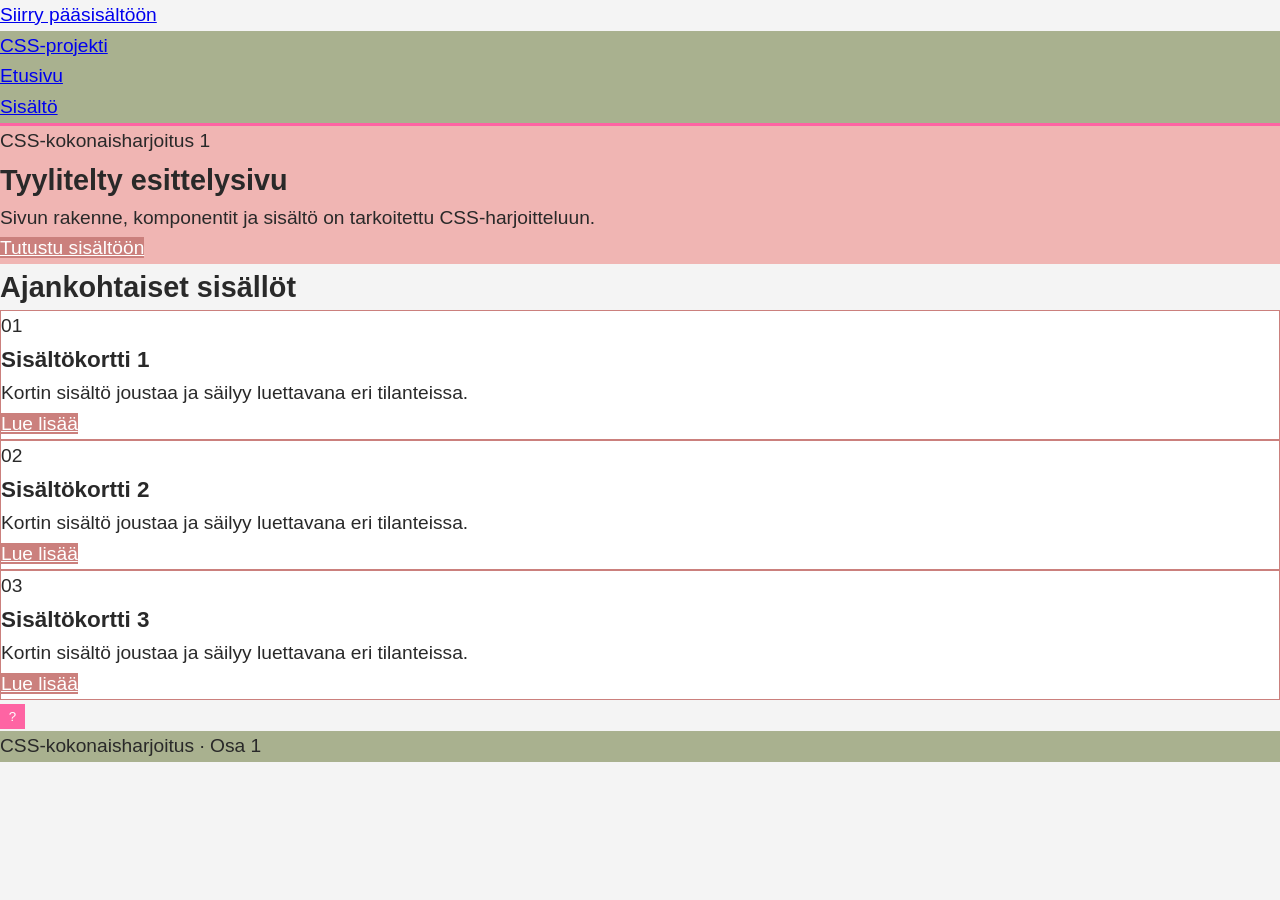
<file: CSS-aloitustiedostot-Osat1-20/osa1-css-kokonaisharjoitus/index.html>
<!DOCTYPE html>
<html lang="fi">

<head>
  <meta charset="UTF-8">
  <meta name="viewport" content="width=device-width, initial-scale=1.0">
  <title>Tyylitelty esittelysivu</title>
  <link rel="stylesheet" href="css/styles.css">
</head>

<body>
  <a class="skip-link" href="#main-content">Siirry pääsisältöön</a>
  
  <header class="site-header" id="top">
    <a class="brand" href="index.html">CSS-projekti</a>
    <nav aria-label="Päänavigaatio">
      <ul class="nav-list">
        <li><a href="index.html" aria-current="page">Etusivu</a></li>
        <li><a href="#cards">Sisältö</a></li>
      </ul>
    </nav>
  </header>
 
  <main id="main-content">
    
    <section class="hero">
      <p class="eyebrow">CSS-kokonaisharjoitus 1</p>
      <h1>Tyylitelty esittelysivu</h1>
      <p class="hero__lead">Sivun rakenne, komponentit ja sisältö on tarkoitettu CSS-harjoitteluun.</p>
      <a class="button button--primary" href="#cards">Tutustu sisältöön</a>
    </section>
    
    <section class="content-section" id="cards">
      
      <h2>Ajankohtaiset sisällöt</h2>
      
      <div class="card-list">
        
        <article class="card">
          <span class="card__badge">01</span>
          <h3 class="card__title">Sisältökortti 1</h3>
          <p class="card__text">Kortin sisältö joustaa ja säilyy luettavana eri tilanteissa.</p>
          <a class="button" href="#">Lue lisää</a>
        </article>
       
        <article class="card card--featured">
          <span class="card__badge">02</span>
          <h3 class="card__title">Sisältökortti 2</h3>
          <p class="card__text">Kortin sisältö joustaa ja säilyy luettavana eri tilanteissa.</p>
          <a class="button" href="#">Lue lisää</a>
        </article>
       
        <article class="card">
          <span class="card__badge">03</span>
          <h3 class="card__title">Sisältökortti 3</h3>
          <p class="card__text">Kortin sisältö joustaa ja säilyy luettavana eri tilanteissa.</p>
          <a class="button" href="#">Lue lisää</a>
        </article>
      
      </div>
    </section>
  </main>
  
  <button class="help-button" type="button" aria-label="Avaa ohje">?</button>
  
  <footer class="site-footer">
    <p>CSS-kokonaisharjoitus · Osa 1</p>
  </footer>
</body>

</html>
</file>
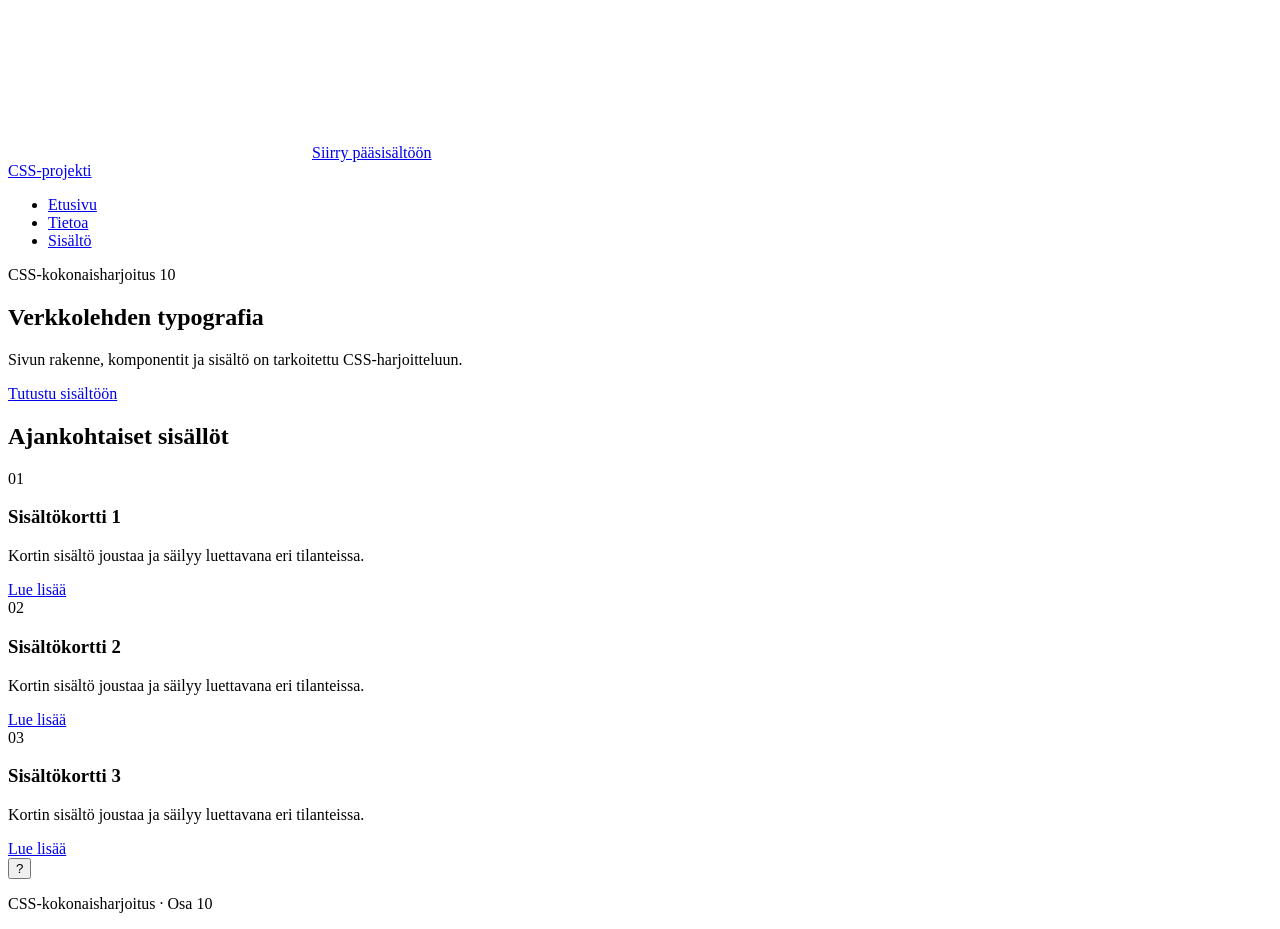
<file: CSS-aloitustiedostot-Osat1-20/osa10-css-kokonaisharjoitus/index.html>
<!DOCTYPE html>
<html lang="fi">
<head>
  <meta charset="UTF-8">
  <meta name="viewport" content="width=device-width, initial-scale=1.0">
  <title>Verkkolehden typografia</title>
  <link rel="stylesheet" href="css/styles.css">
</head>
<body>
  <svg></svg>
  <a class="skip-link" href="#main-content">Siirry pääsisältöön</a>
  <header class="site-header" id="top">
    <a class="brand" href="index.html">CSS-projekti</a>
    <nav aria-label="Päänavigaatio">
      <ul class="nav-list">
        <li><a href="index.html" aria-current="page">Etusivu</a></li>
        <li><a href="pages/tietoa.html">Tietoa</a></li>
        <li><a href="#cards">Sisältö</a></li>
        
      </ul>
    </nav>
  </header>
  <main id="main-content">
    <section class="hero">
      <p class="eyebrow">CSS-kokonaisharjoitus 10</p>
      <h1>Verkkolehden typografia</h1>
      <p class="hero__lead">Sivun rakenne, komponentit ja sisältö on tarkoitettu CSS-harjoitteluun.</p>
      <a class="button button--primary" href="#cards">Tutustu sisältöön</a>
    </section>
    <section class="content-section" id="cards">
      <h2>Ajankohtaiset sisällöt</h2>
      <div class="card-list">
      <article class="card">
        <span class="card__badge">01</span>
        <h3 class="card__title">Sisältökortti 1</h3>
        <p class="card__text">Kortin sisältö joustaa ja säilyy luettavana eri tilanteissa.</p>
        <a class="button" href="#">Lue lisää</a>
      </article>
      <article class="card card--featured">
        <span class="card__badge">02</span>
        <h3 class="card__title">Sisältökortti 2</h3>
        <p class="card__text">Kortin sisältö joustaa ja säilyy luettavana eri tilanteissa.</p>
        <a class="button" href="#">Lue lisää</a>
      </article>
      <article class="card">
        <span class="card__badge">03</span>
        <h3 class="card__title">Sisältökortti 3</h3>
        <p class="card__text">Kortin sisältö joustaa ja säilyy luettavana eri tilanteissa.</p>
        <a class="button" href="#">Lue lisää</a>
      </article>
      </div>
    </section>
  </main>
  <button class="help-button" type="button" aria-label="Avaa ohje">?</button>
  <footer class="site-footer"><p>CSS-kokonaisharjoitus · Osa 10</p></footer>
</body>
</html>
</file>
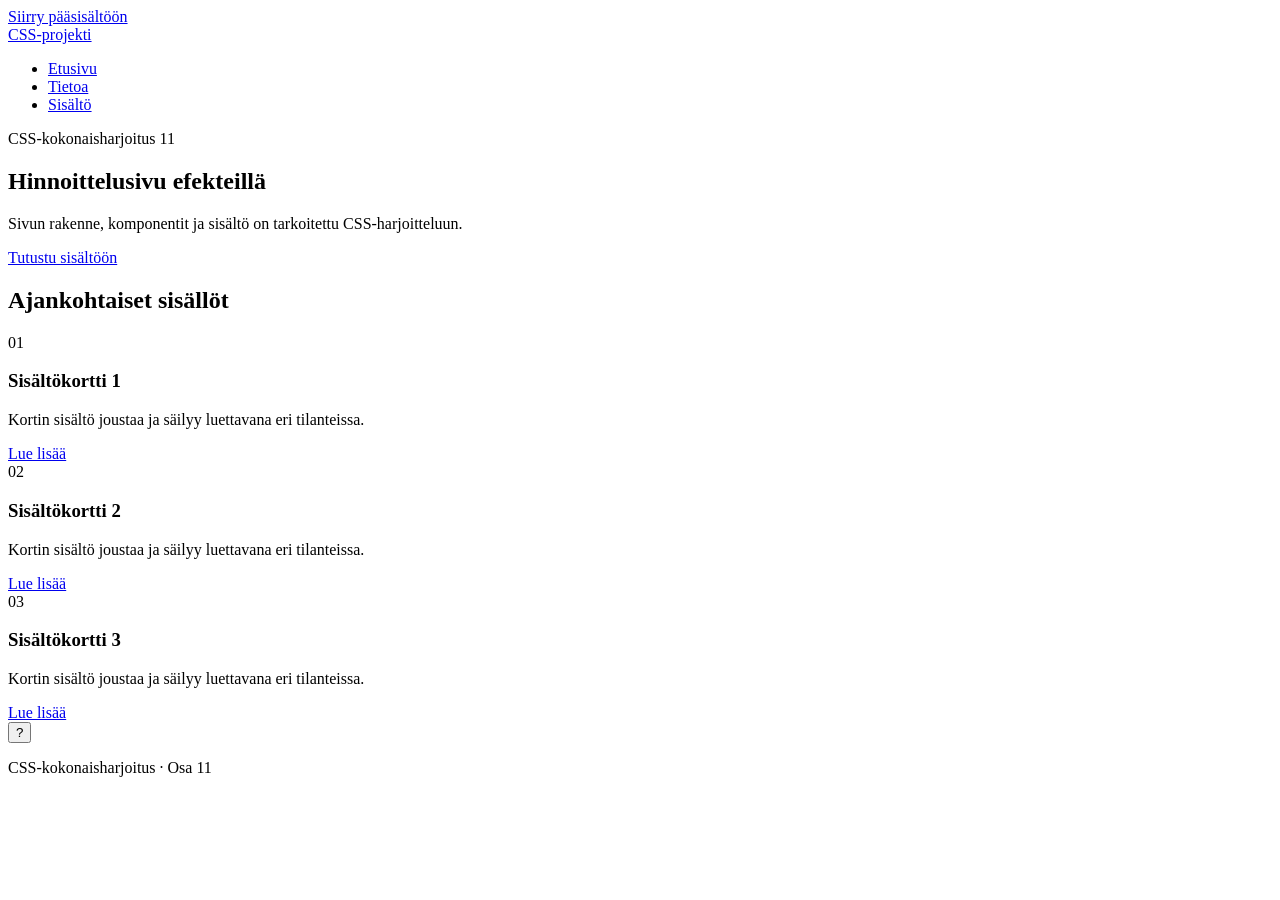
<file: CSS-aloitustiedostot-Osat1-20/osa11-css-kokonaisharjoitus/index.html>
<!DOCTYPE html>
<html lang="fi">
<head>
  <meta charset="UTF-8">
  <meta name="viewport" content="width=device-width, initial-scale=1.0">
  <title>Hinnoittelusivu efekteillä</title>
  <link rel="stylesheet" href="css/styles.css">
</head>
<body>
  <a class="skip-link" href="#main-content">Siirry pääsisältöön</a>
  <header class="site-header" id="top">
    <a class="brand" href="index.html">CSS-projekti</a>
    <nav aria-label="Päänavigaatio">
      <ul class="nav-list">
        <li><a href="index.html" aria-current="page">Etusivu</a></li>
        <li><a href="pages/tietoa.html">Tietoa</a></li>
        <li><a href="#cards">Sisältö</a></li>
      </ul>
    </nav>
  </header>
  <main id="main-content">
    <section class="hero">
      <p class="eyebrow">CSS-kokonaisharjoitus 11</p>
      <h1>Hinnoittelusivu efekteillä</h1>
      <p class="hero__lead">Sivun rakenne, komponentit ja sisältö on tarkoitettu CSS-harjoitteluun.</p>
      <a class="button button--primary" href="#cards">Tutustu sisältöön</a>
    </section>
    <section class="content-section" id="cards">
      <h2>Ajankohtaiset sisällöt</h2>
      <div class="card-list">
      <article class="card">
        <span class="card__badge">01</span>
        <h3 class="card__title">Sisältökortti 1</h3>
        <p class="card__text">Kortin sisältö joustaa ja säilyy luettavana eri tilanteissa.</p>
        <a class="button" href="#">Lue lisää</a>
      </article>
      <article class="card card--featured">
        <span class="card__badge">02</span>
        <h3 class="card__title">Sisältökortti 2</h3>
        <p class="card__text">Kortin sisältö joustaa ja säilyy luettavana eri tilanteissa.</p>
        <a class="button" href="#">Lue lisää</a>
      </article>
      <article class="card">
        <span class="card__badge">03</span>
        <h3 class="card__title">Sisältökortti 3</h3>
        <p class="card__text">Kortin sisältö joustaa ja säilyy luettavana eri tilanteissa.</p>
        <a class="button" href="#">Lue lisää</a>
      </article>
      </div>
    </section>
  </main>
  <button class="help-button" type="button" aria-label="Avaa ohje">?</button>
  <footer class="site-footer"><p>CSS-kokonaisharjoitus · Osa 11</p></footer>
</body>
</html>
</file>
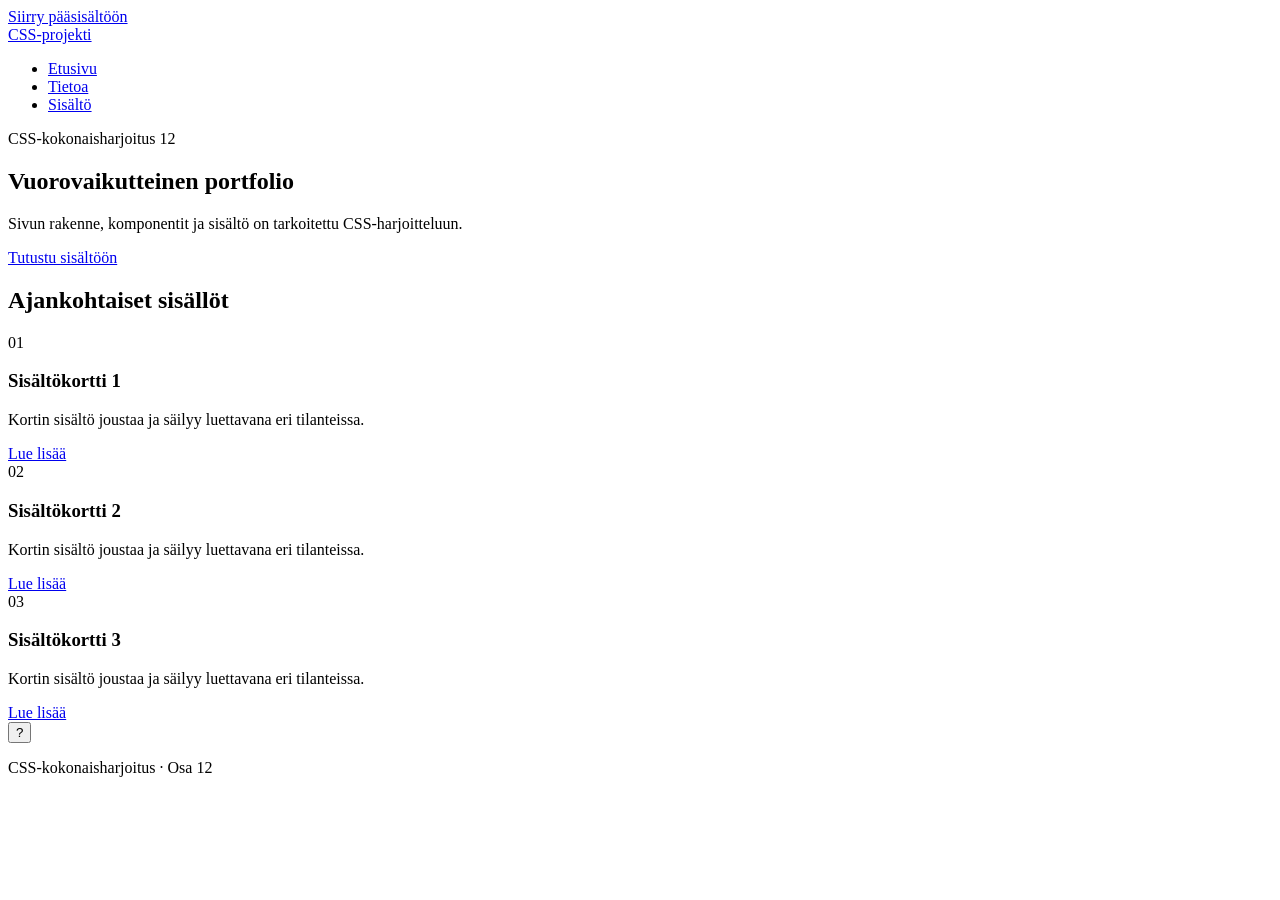
<file: CSS-aloitustiedostot-Osat1-20/osa12-css-kokonaisharjoitus/index.html>
<!DOCTYPE html>
<html lang="fi">
<head>
  <meta charset="UTF-8">
  <meta name="viewport" content="width=device-width, initial-scale=1.0">
  <title>Vuorovaikutteinen portfolio</title>
  <link rel="stylesheet" href="css/styles.css">
</head>
<body>
  <a class="skip-link" href="#main-content">Siirry pääsisältöön</a>
  <header class="site-header" id="top">
    <a class="brand" href="index.html">CSS-projekti</a>
    <nav aria-label="Päänavigaatio">
      <ul class="nav-list">
        <li><a href="index.html" aria-current="page">Etusivu</a></li>
        <li><a href="pages/tietoa.html">Tietoa</a></li>
        <li><a href="#cards">Sisältö</a></li>
        
      </ul>
    </nav>
  </header>
  <main id="main-content">
    <section class="hero">
      <p class="eyebrow">CSS-kokonaisharjoitus 12</p>
      <h1>Vuorovaikutteinen portfolio</h1>
      <p class="hero__lead">Sivun rakenne, komponentit ja sisältö on tarkoitettu CSS-harjoitteluun.</p>
      <a class="button button--primary" href="#cards">Tutustu sisältöön</a>
    </section>
    <section class="content-section" id="cards">
      <h2>Ajankohtaiset sisällöt</h2>
      <div class="card-list">
      <article class="card">
        <span class="card__badge">01</span>
        <h3 class="card__title">Sisältökortti 1</h3>
        <p class="card__text">Kortin sisältö joustaa ja säilyy luettavana eri tilanteissa.</p>
        <a class="button" href="#">Lue lisää</a>
      </article>
      <article class="card card--featured">
        <span class="card__badge">02</span>
        <h3 class="card__title">Sisältökortti 2</h3>
        <p class="card__text">Kortin sisältö joustaa ja säilyy luettavana eri tilanteissa.</p>
        <a class="button" href="#">Lue lisää</a>
      </article>
      <article class="card">
        <span class="card__badge">03</span>
        <h3 class="card__title">Sisältökortti 3</h3>
        <p class="card__text">Kortin sisältö joustaa ja säilyy luettavana eri tilanteissa.</p>
        <a class="button" href="#">Lue lisää</a>
      </article>
      </div>
    </section>
  </main>
  <button class="help-button" type="button" aria-label="Avaa ohje">?</button>
  <footer class="site-footer"><p>CSS-kokonaisharjoitus · Osa 12</p></footer>
</body>
</html>
</file>
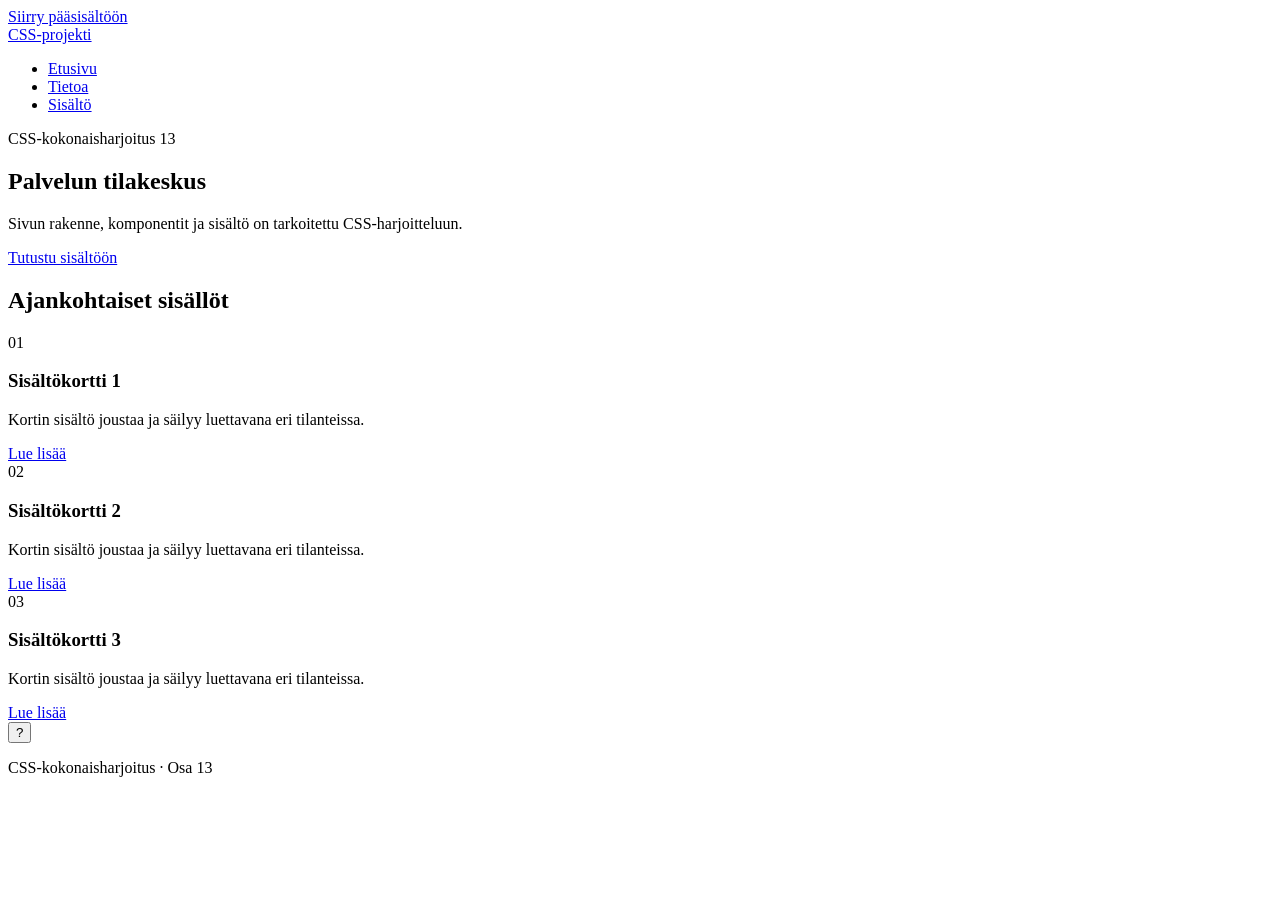
<file: CSS-aloitustiedostot-Osat1-20/osa13-css-kokonaisharjoitus/index.html>
<!DOCTYPE html>
<html lang="fi">
<head>
  <meta charset="UTF-8">
  <meta name="viewport" content="width=device-width, initial-scale=1.0">
  <title>Palvelun tilakeskus</title>
  <link rel="stylesheet" href="css/styles.css">
</head>
<body>
  <a class="skip-link" href="#main-content">Siirry pääsisältöön</a>
  <header class="site-header" id="top">
    <a class="brand" href="index.html">CSS-projekti</a>
    <nav aria-label="Päänavigaatio">
      <ul class="nav-list">
        <li><a href="index.html" aria-current="page">Etusivu</a></li>
        <li><a href="pages/tietoa.html">Tietoa</a></li>
        <li><a href="#cards">Sisältö</a></li>
        
      </ul>
    </nav>
  </header>
  <main id="main-content">
    <section class="hero">
      <p class="eyebrow">CSS-kokonaisharjoitus 13</p>
      <h1>Palvelun tilakeskus</h1>
      <p class="hero__lead">Sivun rakenne, komponentit ja sisältö on tarkoitettu CSS-harjoitteluun.</p>
      <a class="button button--primary" href="#cards">Tutustu sisältöön</a>
    </section>
    <section class="content-section" id="cards">
      <h2>Ajankohtaiset sisällöt</h2>
      <div class="card-list">
      <article class="card">
        <span class="card__badge">01</span>
        <h3 class="card__title">Sisältökortti 1</h3>
        <p class="card__text">Kortin sisältö joustaa ja säilyy luettavana eri tilanteissa.</p>
        <a class="button" href="#">Lue lisää</a>
      </article>
      <article class="card card--featured">
        <span class="card__badge">02</span>
        <h3 class="card__title">Sisältökortti 2</h3>
        <p class="card__text">Kortin sisältö joustaa ja säilyy luettavana eri tilanteissa.</p>
        <a class="button" href="#">Lue lisää</a>
      </article>
      <article class="card">
        <span class="card__badge">03</span>
        <h3 class="card__title">Sisältökortti 3</h3>
        <p class="card__text">Kortin sisältö joustaa ja säilyy luettavana eri tilanteissa.</p>
        <a class="button" href="#">Lue lisää</a>
      </article>
      </div>
    </section>
  </main>
  <button class="help-button" type="button" aria-label="Avaa ohje">?</button>
  <footer class="site-footer"><p>CSS-kokonaisharjoitus · Osa 13</p></footer>
</body>
</html>
</file>
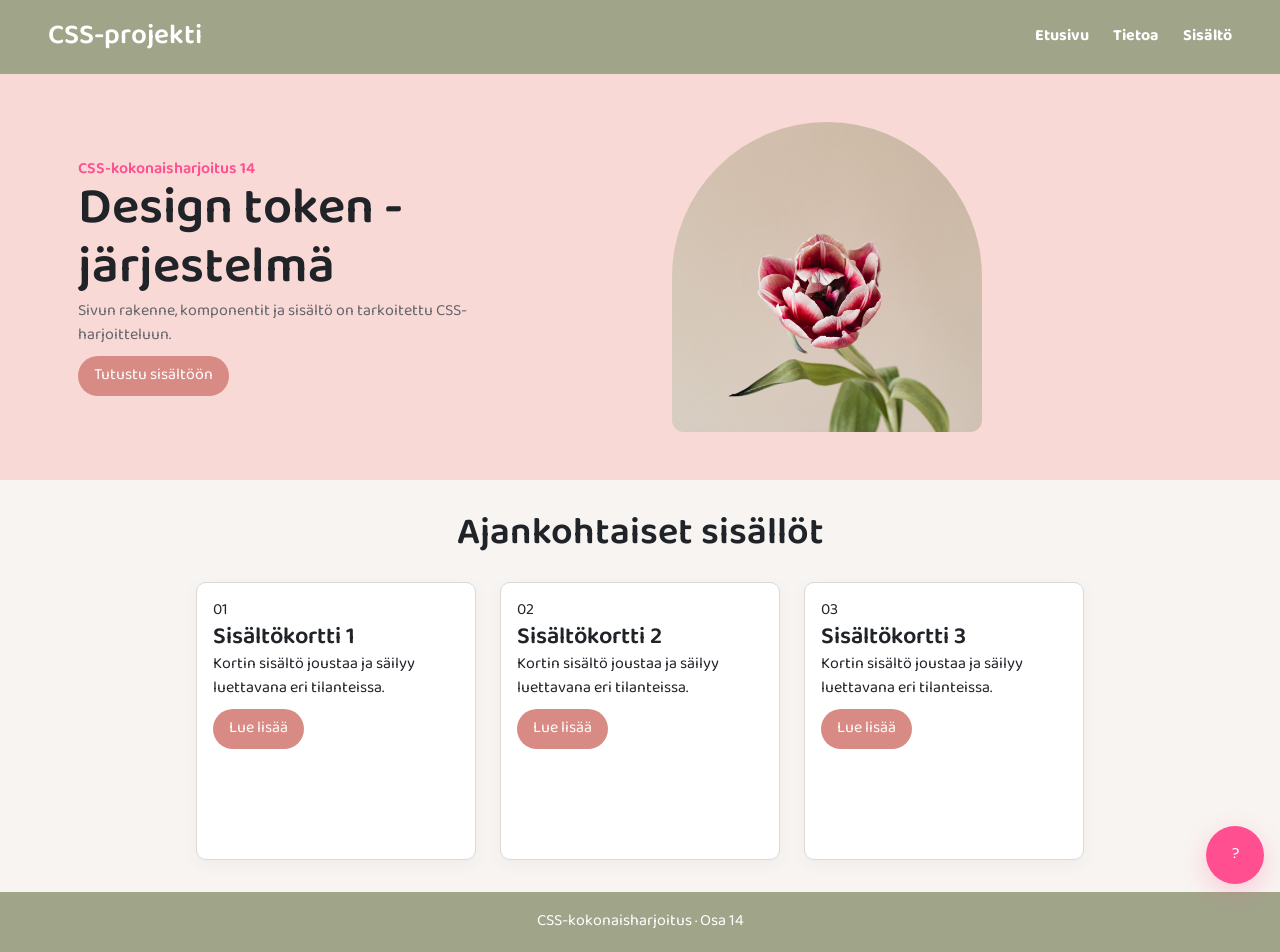
<file: CSS-aloitustiedostot-Osat1-20/osa14-css-kokonaisharjoitus/index.html>
<!DOCTYPE html>
<html lang="fi">
<head>
  <meta charset="UTF-8">
  <meta name="viewport" content="width=device-width, initial-scale=1.0">
  <title>Design token -järjestelmä</title>
  <link rel="stylesheet" href="css/styles.css">
</head>
<body>
  <a class="skip-link" href="#main-content">Siirry pääsisältöön</a>
  <header class="site-header" id="top">
    <a class="brand" href="index.html">CSS-projekti</a>
    <nav aria-label="Päänavigaatio">
      <ul class="nav-list">
        <li><a href="index.html" aria-current="page">Etusivu</a></li>
        <li><a href="pages/tietoa.html">Tietoa</a></li>
        <li><a href="#cards">Sisältö</a></li>
        
      </ul>
    </nav>
  </header>
  <main id="main-content">
    <section class="hero">
      <div>
      <p class="eyebrow">CSS-kokonaisharjoitus 14</p>
      <h1>Design token -järjestelmä</h1>
      <p class="hero-lead">Sivun rakenne, komponentit ja sisältö on tarkoitettu CSS-harjoitteluun.</p>
      <a class="button button-primary" href="#cards">Tutustu sisältöön</a>
      </div>
      <div>
        <img src="../image/pexels-karola-g-7291874.jpg" alt="A blurred photograph of a pink peony against a beige background." width="310">
      </div>
    </section>
    <section class="content-section" id="cards">
      <h2>Ajankohtaiset sisällöt</h2>
      <div class="card-list">
      <article class="card">
        <span class="card-badge">01</span>
        <h3 class="card-title">Sisältökortti 1</h3>
        <p class="card-text">Kortin sisältö joustaa ja säilyy luettavana eri tilanteissa.</p>
        <a class="button" href="#">Lue lisää</a>
      </article>
      <article class="card card-featured">
        <span class="card-badge">02</span>
        <h3 class="card-title">Sisältökortti 2</h3>
        <p class="card-text">Kortin sisältö joustaa ja säilyy luettavana eri tilanteissa.</p>
        <a class="button" href="#">Lue lisää</a>
      </article>
      <article class="card">
        <span class="card-badge">03</span>
        <h3 class="card-title">Sisältökortti 3</h3>
        <p class="card-text">Kortin sisältö joustaa ja säilyy luettavana eri tilanteissa.</p>
        <a class="button" href="#">Lue lisää</a>
      </article>
      </div>
    </section>
  </main>
  <button class="help-button" type="button" aria-label="Avaa ohje">?</button>
  <footer class="site-footer"><p>CSS-kokonaisharjoitus · Osa 14</p></footer>
</body>
</html>
</file>
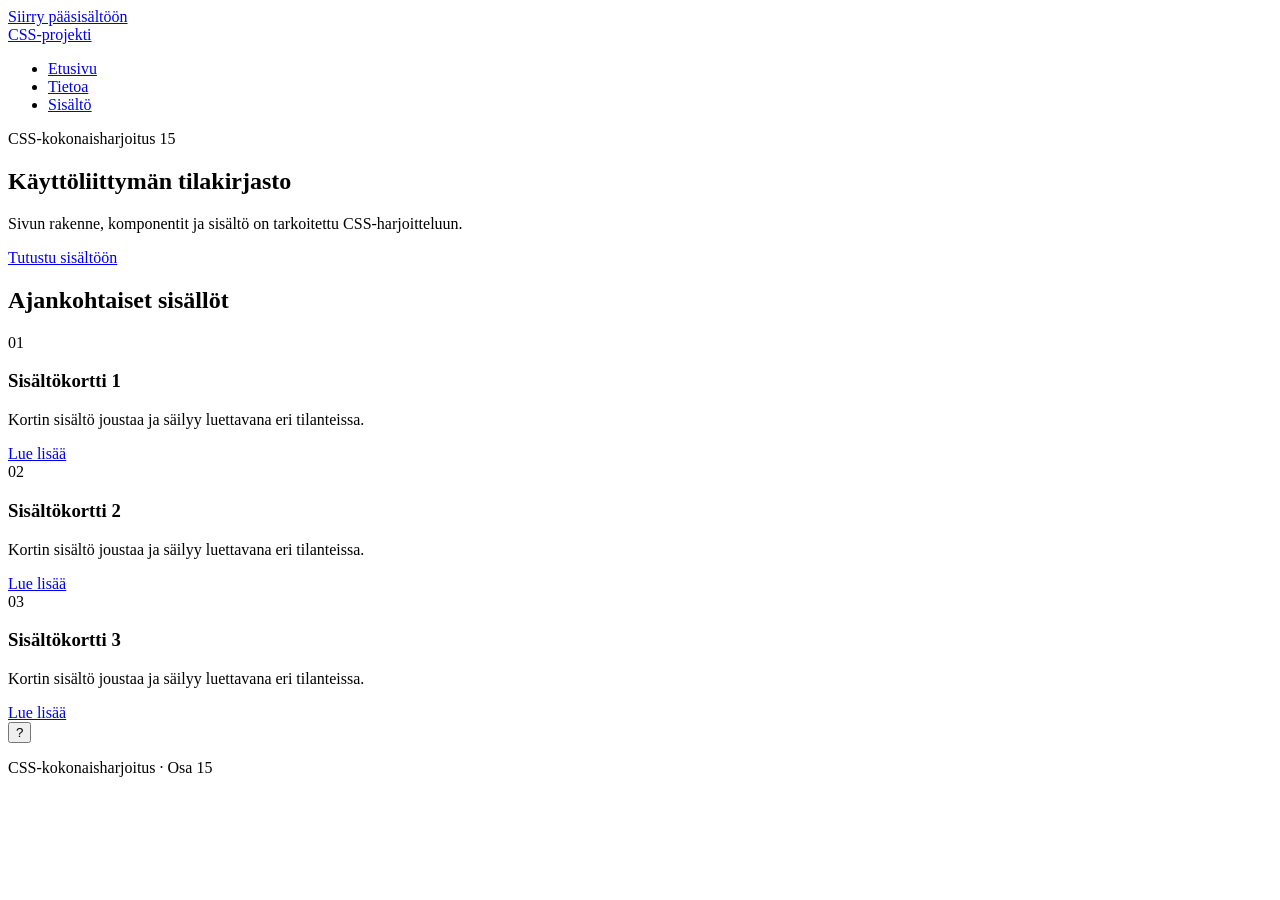
<file: CSS-aloitustiedostot-Osat1-20/osa15-css-kokonaisharjoitus/index.html>
<!DOCTYPE html>
<html lang="fi">
<head>
  <meta charset="UTF-8">
  <meta name="viewport" content="width=device-width, initial-scale=1.0">
  <title>Käyttöliittymän tilakirjasto</title>
  <link rel="stylesheet" href="css/styles.css">
</head>
<body>
  <a class="skip-link" href="#main-content">Siirry pääsisältöön</a>
  <header class="site-header" id="top">
    <a class="brand" href="index.html">CSS-projekti</a>
    <nav aria-label="Päänavigaatio">
      <ul class="nav-list">
        <li><a href="index.html" aria-current="page">Etusivu</a></li>
        <li><a href="pages/tietoa.html">Tietoa</a></li>
        <li><a href="#cards">Sisältö</a></li>
        
      </ul>
    </nav>
  </header>
  <main id="main-content">
    <section class="hero">
      <p class="eyebrow">CSS-kokonaisharjoitus 15</p>
      <h1>Käyttöliittymän tilakirjasto</h1>
      <p class="hero__lead">Sivun rakenne, komponentit ja sisältö on tarkoitettu CSS-harjoitteluun.</p>
      <a class="button button--primary" href="#cards">Tutustu sisältöön</a>
    </section>
    <section class="content-section" id="cards">
      <h2>Ajankohtaiset sisällöt</h2>
      <div class="card-list">
      <article class="card">
        <span class="card__badge">01</span>
        <h3 class="card__title">Sisältökortti 1</h3>
        <p class="card__text">Kortin sisältö joustaa ja säilyy luettavana eri tilanteissa.</p>
        <a class="button" href="#">Lue lisää</a>
      </article>
      <article class="card card--featured">
        <span class="card__badge">02</span>
        <h3 class="card__title">Sisältökortti 2</h3>
        <p class="card__text">Kortin sisältö joustaa ja säilyy luettavana eri tilanteissa.</p>
        <a class="button" href="#">Lue lisää</a>
      </article>
      <article class="card">
        <span class="card__badge">03</span>
        <h3 class="card__title">Sisältökortti 3</h3>
        <p class="card__text">Kortin sisältö joustaa ja säilyy luettavana eri tilanteissa.</p>
        <a class="button" href="#">Lue lisää</a>
      </article>
      </div>
    </section>
  </main>
  <button class="help-button" type="button" aria-label="Avaa ohje">?</button>
  <footer class="site-footer"><p>CSS-kokonaisharjoitus · Osa 15</p></footer>
</body>
</html>
</file>
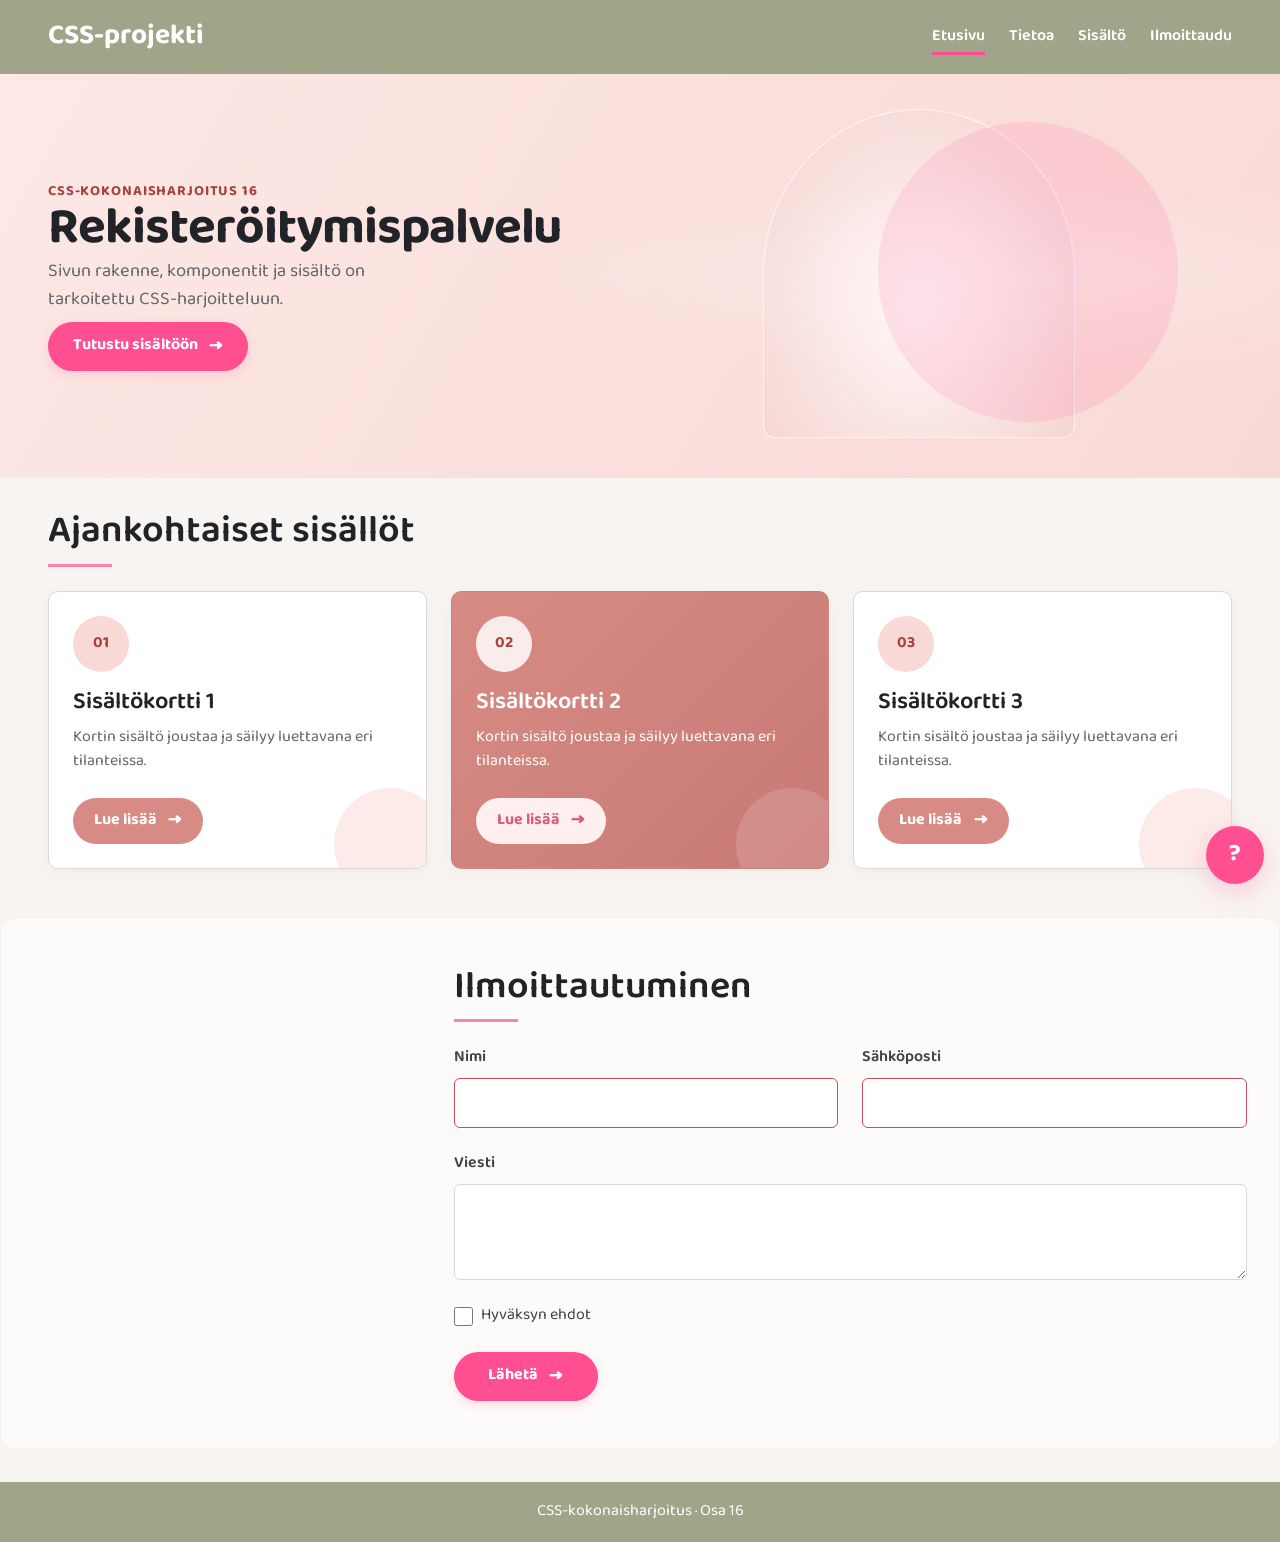
<file: CSS-aloitustiedostot-Osat1-20/osa16-css-kokonaisharjoitus/index.html>
<!DOCTYPE html>
<html lang="fi">
<head>
  <meta charset="UTF-8">
  <meta name="viewport" content="width=device-width, initial-scale=1.0">
  <title>Rekisteröitymispalvelu</title>
  <link rel="stylesheet" href="css/styles.css">
</head>
<body>
  <a class="skip-link" href="#main-content">Siirry pääsisältöön</a>
  <header class="site-header" id="top">
    <a class="brand" href="index.html">CSS-projekti</a>
    <nav aria-label="Päänavigaatio">
      <ul class="nav-list">
        <li><a href="index.html" aria-current="page">Etusivu</a></li>
        <li><a href="pages/tietoa.html">Tietoa</a></li>
        <li><a href="#cards">Sisältö</a></li>
        <li><a href="#registration">Ilmoittaudu</a></li>
      </ul>
    </nav>
  </header>
  <main id="main-content">
    <section class="hero">
      <div>
      <p class="eyebrow">CSS-kokonaisharjoitus 16</p>
      <h1>Rekisteröitymispalvelu</h1>
      <p class="hero__lead">Sivun rakenne, komponentit ja sisältö on tarkoitettu CSS-harjoitteluun.</p>
      <a class="button button--primary" href="#cards">Tutustu sisältöön</a>
      </div>
    </section>
    <section class="content-section" id="cards">
      <h2>Ajankohtaiset sisällöt</h2>
      <div class="card-list">
      <article class="card">
        <span class="card__badge">01</span>
        <h3 class="card__title">Sisältökortti 1</h3>
        <p class="card__text">Kortin sisältö joustaa ja säilyy luettavana eri tilanteissa.</p>
        <a class="button" href="#">Lue lisää</a>
      </article>
      <article class="card card--featured">
        <span class="card__badge">02</span>
        <h3 class="card__title">Sisältökortti 2</h3>
        <p class="card__text">Kortin sisältö joustaa ja säilyy luettavana eri tilanteissa.</p>
        <a class="button" href="#">Lue lisää</a>
      </article>
      <article class="card">
        <span class="card__badge">03</span>
        <h3 class="card__title">Sisältökortti 3</h3>
        <p class="card__text">Kortin sisältö joustaa ja säilyy luettavana eri tilanteissa.</p>
        <a class="button" href="#">Lue lisää</a>
      </article>
      </div>
    </section>
    <section class="registration" id="registration">
      <h2>Ilmoittautuminen</h2>
      <form class="form" action="#" method="post">
        <div class="form__row">
          <div class="field"><label for="name">Nimi</label><input id="name" name="name" required></div>
          <div class="field"><label for="email">Sähköposti</label><input id="email" name="email" type="email" required></div>
        </div>
        <div class="field"><label for="message">Viesti</label><textarea id="message" name="message"></textarea></div>
        <label class="check"><input name="terms" type="checkbox" required> Hyväksyn ehdot</label>
        <button class="button button--primary" type="submit">Lähetä</button>
      </form>
    </section>
  </main>
  <button class="help-button" type="button" aria-label="Avaa ohje">?</button>
  <footer class="site-footer"><p>CSS-kokonaisharjoitus · Osa 16</p></footer>
</body>
</html>
</file>
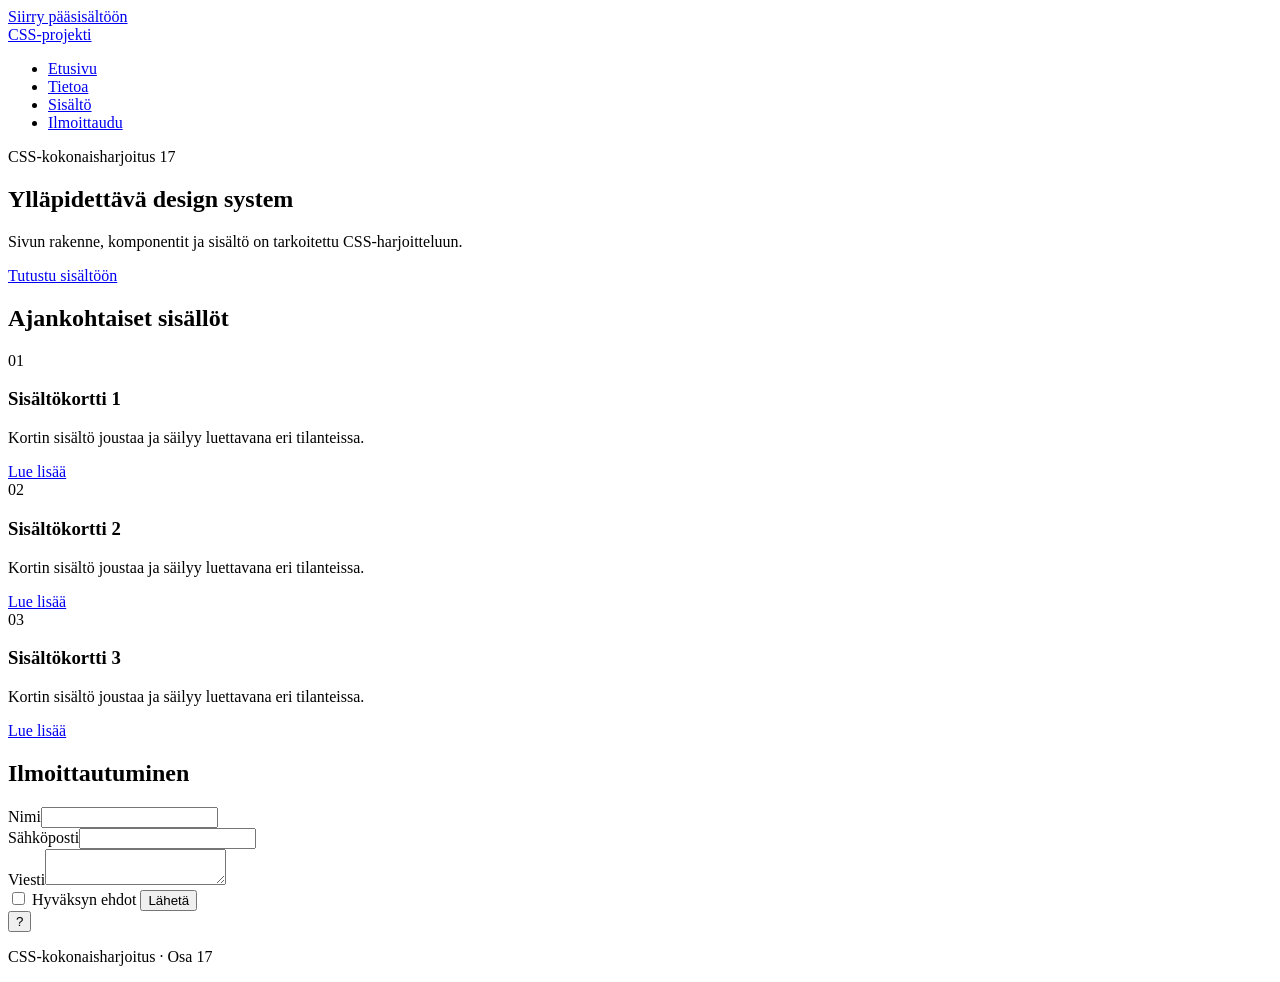
<file: CSS-aloitustiedostot-Osat1-20/osa17-css-kokonaisharjoitus/index.html>
<!DOCTYPE html>
<html lang="fi">
<head>
  <meta charset="UTF-8">
  <meta name="viewport" content="width=device-width, initial-scale=1.0">
  <title>Ylläpidettävä design system</title>
  <link rel="stylesheet" href="css/styles.css">
</head>
<body>
  <a class="skip-link" href="#main-content">Siirry pääsisältöön</a>
  <header class="site-header" id="top">
    <a class="brand" href="index.html">CSS-projekti</a>
    <nav aria-label="Päänavigaatio">
      <ul class="nav-list">
        <li><a href="index.html" aria-current="page">Etusivu</a></li>
        <li><a href="pages/tietoa.html">Tietoa</a></li>
        <li><a href="#cards">Sisältö</a></li>
        <li><a href="#registration">Ilmoittaudu</a></li>
      </ul>
    </nav>
  </header>
  <main id="main-content">
    <section class="hero">
      <p class="eyebrow">CSS-kokonaisharjoitus 17</p>
      <h1>Ylläpidettävä design system</h1>
      <p class="hero__lead">Sivun rakenne, komponentit ja sisältö on tarkoitettu CSS-harjoitteluun.</p>
      <a class="button button--primary" href="#cards">Tutustu sisältöön</a>
    </section>
    <section class="content-section" id="cards">
      <h2>Ajankohtaiset sisällöt</h2>
      <div class="card-list">
      <article class="card">
        <span class="card__badge">01</span>
        <h3 class="card__title">Sisältökortti 1</h3>
        <p class="card__text">Kortin sisältö joustaa ja säilyy luettavana eri tilanteissa.</p>
        <a class="button" href="#">Lue lisää</a>
      </article>
      <article class="card card--featured">
        <span class="card__badge">02</span>
        <h3 class="card__title">Sisältökortti 2</h3>
        <p class="card__text">Kortin sisältö joustaa ja säilyy luettavana eri tilanteissa.</p>
        <a class="button" href="#">Lue lisää</a>
      </article>
      <article class="card">
        <span class="card__badge">03</span>
        <h3 class="card__title">Sisältökortti 3</h3>
        <p class="card__text">Kortin sisältö joustaa ja säilyy luettavana eri tilanteissa.</p>
        <a class="button" href="#">Lue lisää</a>
      </article>
      </div>
    </section>
    <section class="registration" id="registration">
      <h2>Ilmoittautuminen</h2>
      <form class="form" action="#" method="post">
        <div class="form__row">
          <div class="field"><label for="name">Nimi</label><input id="name" name="name" required></div>
          <div class="field"><label for="email">Sähköposti</label><input id="email" name="email" type="email" required></div>
        </div>
        <div class="field"><label for="message">Viesti</label><textarea id="message" name="message"></textarea></div>
        <label class="check"><input name="terms" type="checkbox" required> Hyväksyn ehdot</label>
        <button class="button button--primary" type="submit">Lähetä</button>
      </form>
    </section>
  </main>
  <button class="help-button" type="button" aria-label="Avaa ohje">?</button>
  <footer class="site-footer"><p>CSS-kokonaisharjoitus · Osa 17</p></footer>
</body>
</html>
</file>
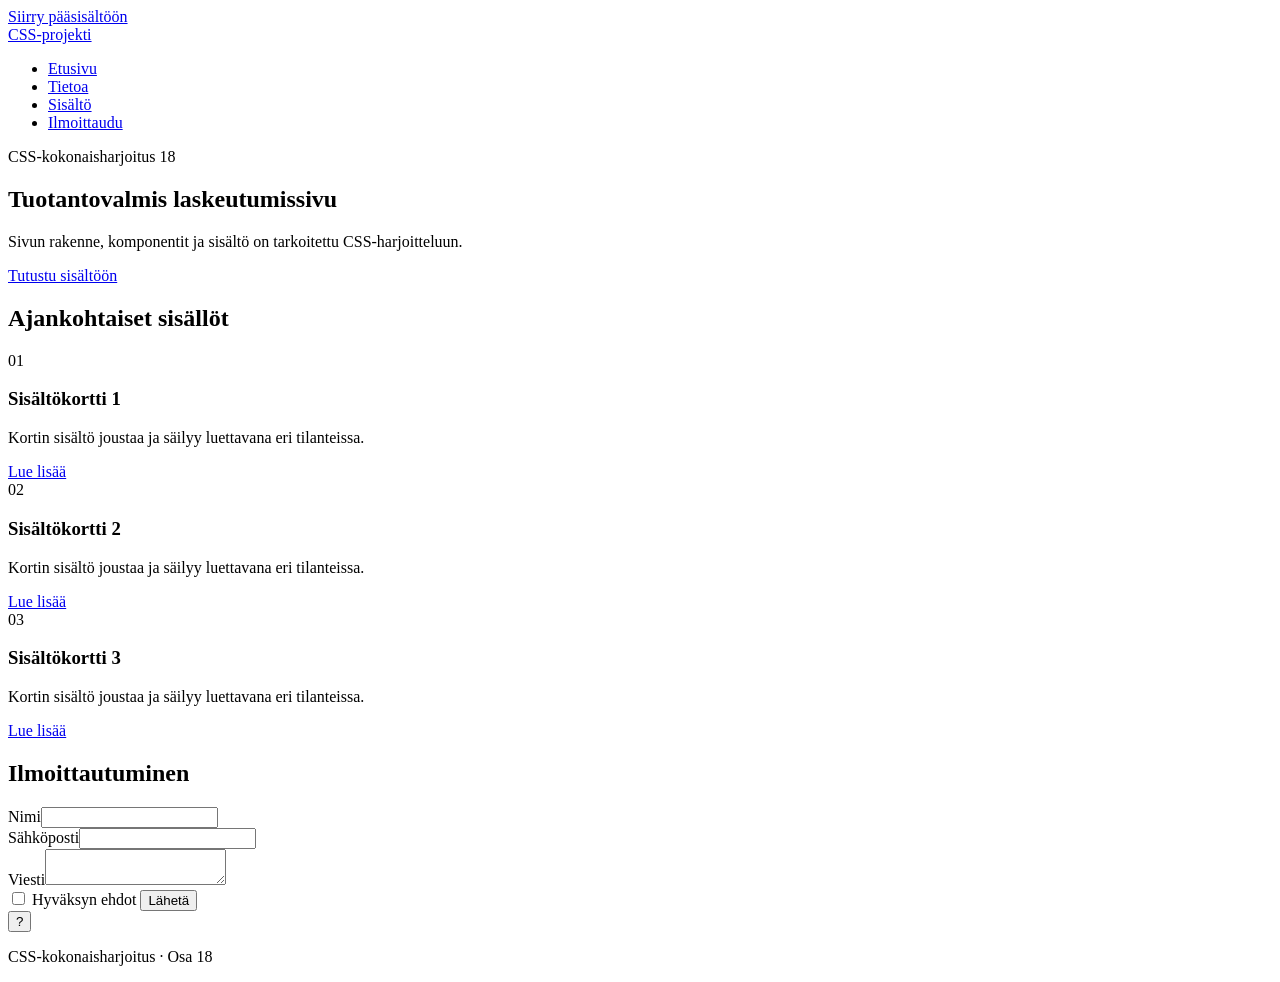
<file: CSS-aloitustiedostot-Osat1-20/osa18-css-kokonaisharjoitus/index.html>
<!DOCTYPE html>
<html lang="fi">
<head>
  <meta charset="UTF-8">
  <meta name="viewport" content="width=device-width, initial-scale=1.0">
  <title>Tuotantovalmis laskeutumissivu</title>
  <link rel="stylesheet" href="css/styles.css">
</head>
<body>
  <a class="skip-link" href="#main-content">Siirry pääsisältöön</a>
  <header class="site-header" id="top">
    <a class="brand" href="index.html">CSS-projekti</a>
    <nav aria-label="Päänavigaatio">
      <ul class="nav-list">
        <li><a href="index.html" aria-current="page">Etusivu</a></li>
        <li><a href="pages/tietoa.html">Tietoa</a></li>
        <li><a href="#cards">Sisältö</a></li>
        <li><a href="#registration">Ilmoittaudu</a></li>
      </ul>
    </nav>
  </header>
  <main id="main-content">
    <section class="hero">
      <p class="eyebrow">CSS-kokonaisharjoitus 18</p>
      <h1>Tuotantovalmis laskeutumissivu</h1>
      <p class="hero__lead">Sivun rakenne, komponentit ja sisältö on tarkoitettu CSS-harjoitteluun.</p>
      <a class="button button--primary" href="#cards">Tutustu sisältöön</a>
    </section>
    <section class="content-section" id="cards">
      <h2>Ajankohtaiset sisällöt</h2>
      <div class="card-list">
      <article class="card">
        <span class="card__badge">01</span>
        <h3 class="card__title">Sisältökortti 1</h3>
        <p class="card__text">Kortin sisältö joustaa ja säilyy luettavana eri tilanteissa.</p>
        <a class="button" href="#">Lue lisää</a>
      </article>
      <article class="card card--featured">
        <span class="card__badge">02</span>
        <h3 class="card__title">Sisältökortti 2</h3>
        <p class="card__text">Kortin sisältö joustaa ja säilyy luettavana eri tilanteissa.</p>
        <a class="button" href="#">Lue lisää</a>
      </article>
      <article class="card">
        <span class="card__badge">03</span>
        <h3 class="card__title">Sisältökortti 3</h3>
        <p class="card__text">Kortin sisältö joustaa ja säilyy luettavana eri tilanteissa.</p>
        <a class="button" href="#">Lue lisää</a>
      </article>
      </div>
    </section>
    <section class="registration" id="registration">
      <h2>Ilmoittautuminen</h2>
      <form class="form" action="#" method="post">
        <div class="form__row">
          <div class="field"><label for="name">Nimi</label><input id="name" name="name" required></div>
          <div class="field"><label for="email">Sähköposti</label><input id="email" name="email" type="email" required></div>
        </div>
        <div class="field"><label for="message">Viesti</label><textarea id="message" name="message"></textarea></div>
        <label class="check"><input name="terms" type="checkbox" required> Hyväksyn ehdot</label>
        <button class="button button--primary" type="submit">Lähetä</button>
      </form>
    </section>
  </main>
  <button class="help-button" type="button" aria-label="Avaa ohje">?</button>
  <footer class="site-footer"><p>CSS-kokonaisharjoitus · Osa 18</p></footer>
</body>
</html>
</file>
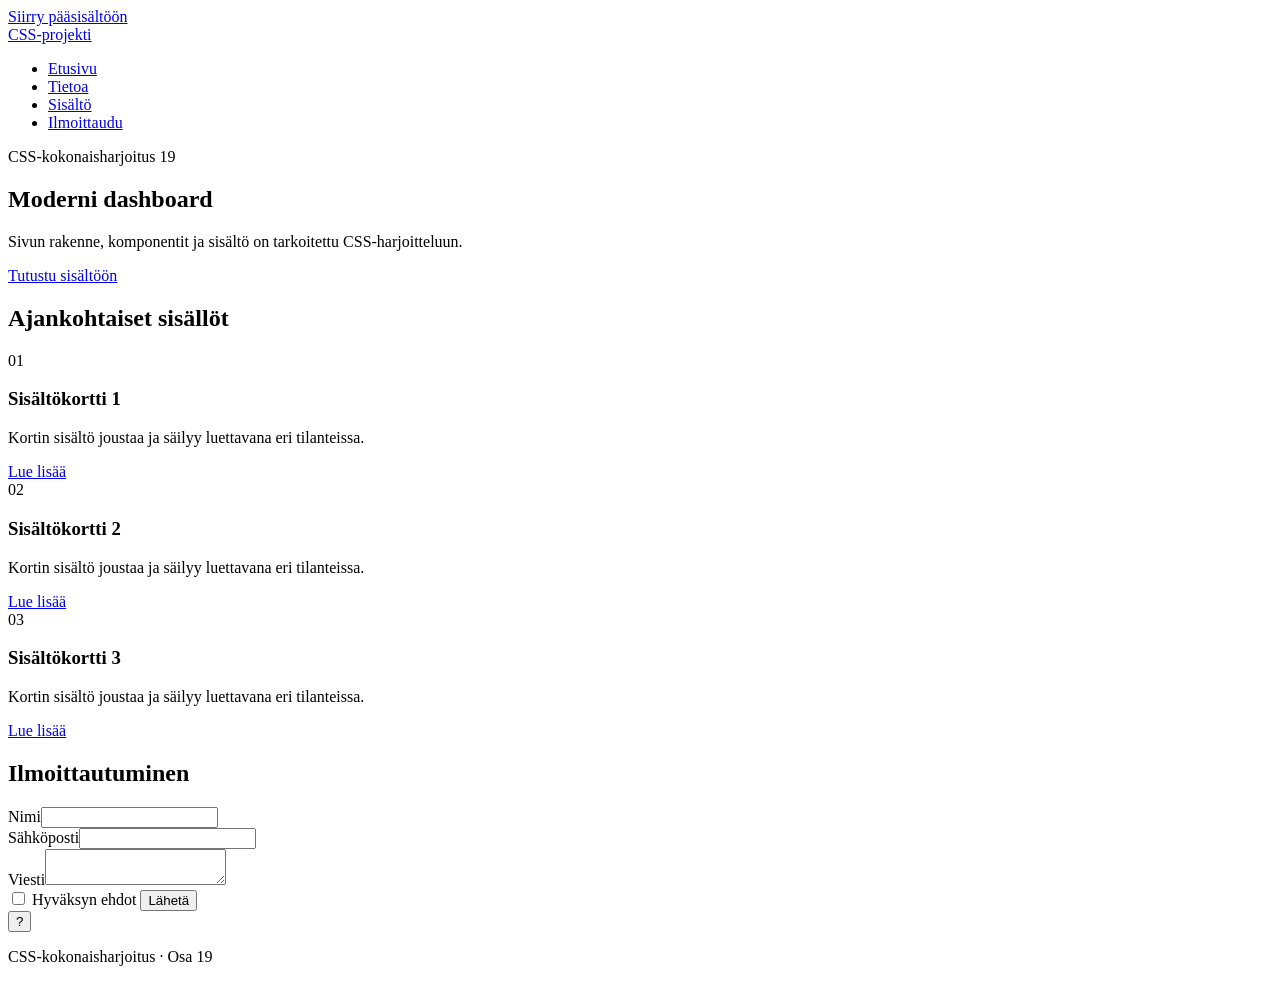
<file: CSS-aloitustiedostot-Osat1-20/osa19-css-kokonaisharjoitus/index.html>
<!DOCTYPE html>
<html lang="fi">
<head>
  <meta charset="UTF-8">
  <meta name="viewport" content="width=device-width, initial-scale=1.0">
  <title>Moderni dashboard</title>
  <link rel="stylesheet" href="css/styles.css">
</head>
<body>
  <a class="skip-link" href="#main-content">Siirry pääsisältöön</a>
  <header class="site-header" id="top">
    <a class="brand" href="index.html">CSS-projekti</a>
    <nav aria-label="Päänavigaatio">
      <ul class="nav-list">
        <li><a href="index.html" aria-current="page">Etusivu</a></li>
        <li><a href="pages/tietoa.html">Tietoa</a></li>
        <li><a href="#cards">Sisältö</a></li>
        <li><a href="#registration">Ilmoittaudu</a></li>
      </ul>
    </nav>
  </header>
  <main id="main-content">
    <section class="hero">
      <p class="eyebrow">CSS-kokonaisharjoitus 19</p>
      <h1>Moderni dashboard</h1>
      <p class="hero__lead">Sivun rakenne, komponentit ja sisältö on tarkoitettu CSS-harjoitteluun.</p>
      <a class="button button--primary" href="#cards">Tutustu sisältöön</a>
    </section>
    <section class="content-section" id="cards">
      <h2>Ajankohtaiset sisällöt</h2>
      <div class="card-list">
      <article class="card">
        <span class="card__badge">01</span>
        <h3 class="card__title">Sisältökortti 1</h3>
        <p class="card__text">Kortin sisältö joustaa ja säilyy luettavana eri tilanteissa.</p>
        <a class="button" href="#">Lue lisää</a>
      </article>
      <article class="card card--featured">
        <span class="card__badge">02</span>
        <h3 class="card__title">Sisältökortti 2</h3>
        <p class="card__text">Kortin sisältö joustaa ja säilyy luettavana eri tilanteissa.</p>
        <a class="button" href="#">Lue lisää</a>
      </article>
      <article class="card">
        <span class="card__badge">03</span>
        <h3 class="card__title">Sisältökortti 3</h3>
        <p class="card__text">Kortin sisältö joustaa ja säilyy luettavana eri tilanteissa.</p>
        <a class="button" href="#">Lue lisää</a>
      </article>
      </div>
    </section>
    <section class="registration" id="registration">
      <h2>Ilmoittautuminen</h2>
      <form class="form" action="#" method="post">
        <div class="form__row">
          <div class="field"><label for="name">Nimi</label><input id="name" name="name" required></div>
          <div class="field"><label for="email">Sähköposti</label><input id="email" name="email" type="email" required></div>
        </div>
        <div class="field"><label for="message">Viesti</label><textarea id="message" name="message"></textarea></div>
        <label class="check"><input name="terms" type="checkbox" required> Hyväksyn ehdot</label>
        <button class="button button--primary" type="submit">Lähetä</button>
      </form>
    </section>
  </main>
  <button class="help-button" type="button" aria-label="Avaa ohje">?</button>
  <footer class="site-footer"><p>CSS-kokonaisharjoitus · Osa 19</p></footer>
</body>
</html>
</file>
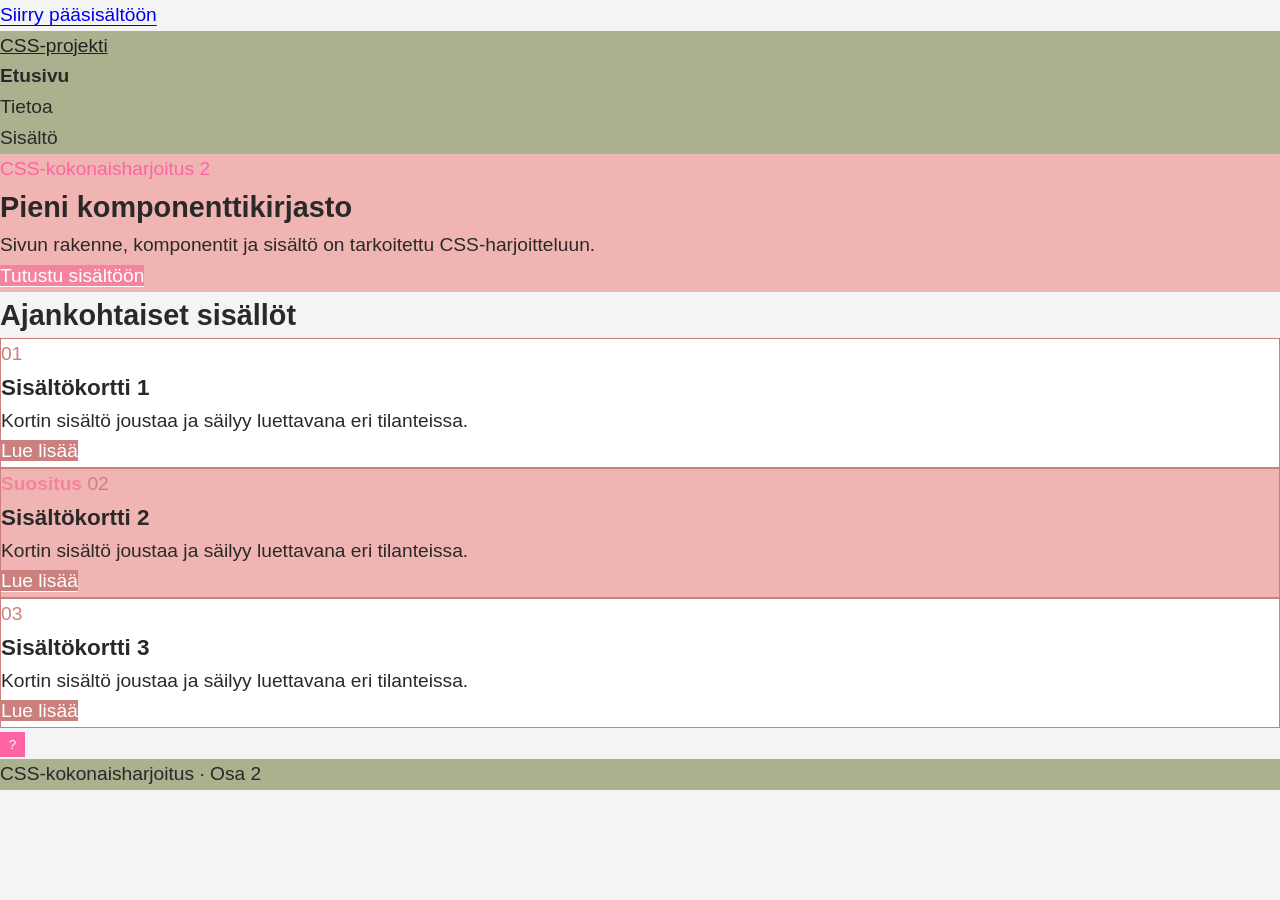
<file: CSS-aloitustiedostot-Osat1-20/osa2-css-kokonaisharjoitus/index.html>
<!DOCTYPE html>
<html lang="fi">

<head>
  <meta charset="UTF-8">
  <meta name="viewport" content="width=device-width, initial-scale=1.0">
  <title>Pieni komponenttikirjasto</title>
  <link rel="stylesheet" href="css/styles.css">
</head>

<body>
  <a class="skip-link" href="#main-content">Siirry pääsisältöön</a>
  <header class="site-header" id="top">
    <a class="brand" href="index.html">CSS-projekti</a>
    <nav aria-label="Päänavigaatio">
      <ul class="nav-list">
        <li><a href="index.html" aria-current="page">Etusivu</a></li>
        <li><a href="pages/tietoa.html">Tietoa</a></li>
        <li><a href="#cards">Sisältö</a></li>
      </ul>
    </nav>
  </header>
 
  <main id="main-content">
    <section class="hero">
      <p class="eyebrow">CSS-kokonaisharjoitus 2</p>
      <h1>Pieni komponenttikirjasto</h1>
      <p class="hero__lead">Sivun rakenne, komponentit ja sisältö on tarkoitettu CSS-harjoitteluun.</p>
      <a class="button button--primary" href="#cards">Tutustu sisältöön</a>
    </section>
    <section class="content-section" id="cards">
      <h2>Ajankohtaiset sisällöt</h2>
      <div class="card-list">
        <article class="card">
          <span class="card__badge">01</span>
          <h3 class="card__title">Sisältökortti 1</h3>
          <p class="card__text">Kortin sisältö joustaa ja säilyy luettavana eri tilanteissa.</p>
          <a class="button" href="#">Lue lisää</a>
        </article>
        <article class="card card--featured">
          <span class="card__badge">02</span>
          <h3 class="card__title">Sisältökortti 2</h3>
          <p class="card__text">Kortin sisältö joustaa ja säilyy luettavana eri tilanteissa.</p>
          <a class="button" href="#">Lue lisää</a>
        </article>
        <article class="card">
          <span class="card__badge">03</span>
          <h3 class="card__title">Sisältökortti 3</h3>
          <p class="card__text">Kortin sisältö joustaa ja säilyy luettavana eri tilanteissa.</p>
          <a class="button" href="#">Lue lisää</a>
        </article>
      </div>
    </section>
  </main>
 
  <button class="help-button" type="button" aria-label="Avaa ohje">?</button>
 
  <footer class="site-footer">
    <p>CSS-kokonaisharjoitus · Osa 2</p>
  </footer>
</body>
</html>
</file>
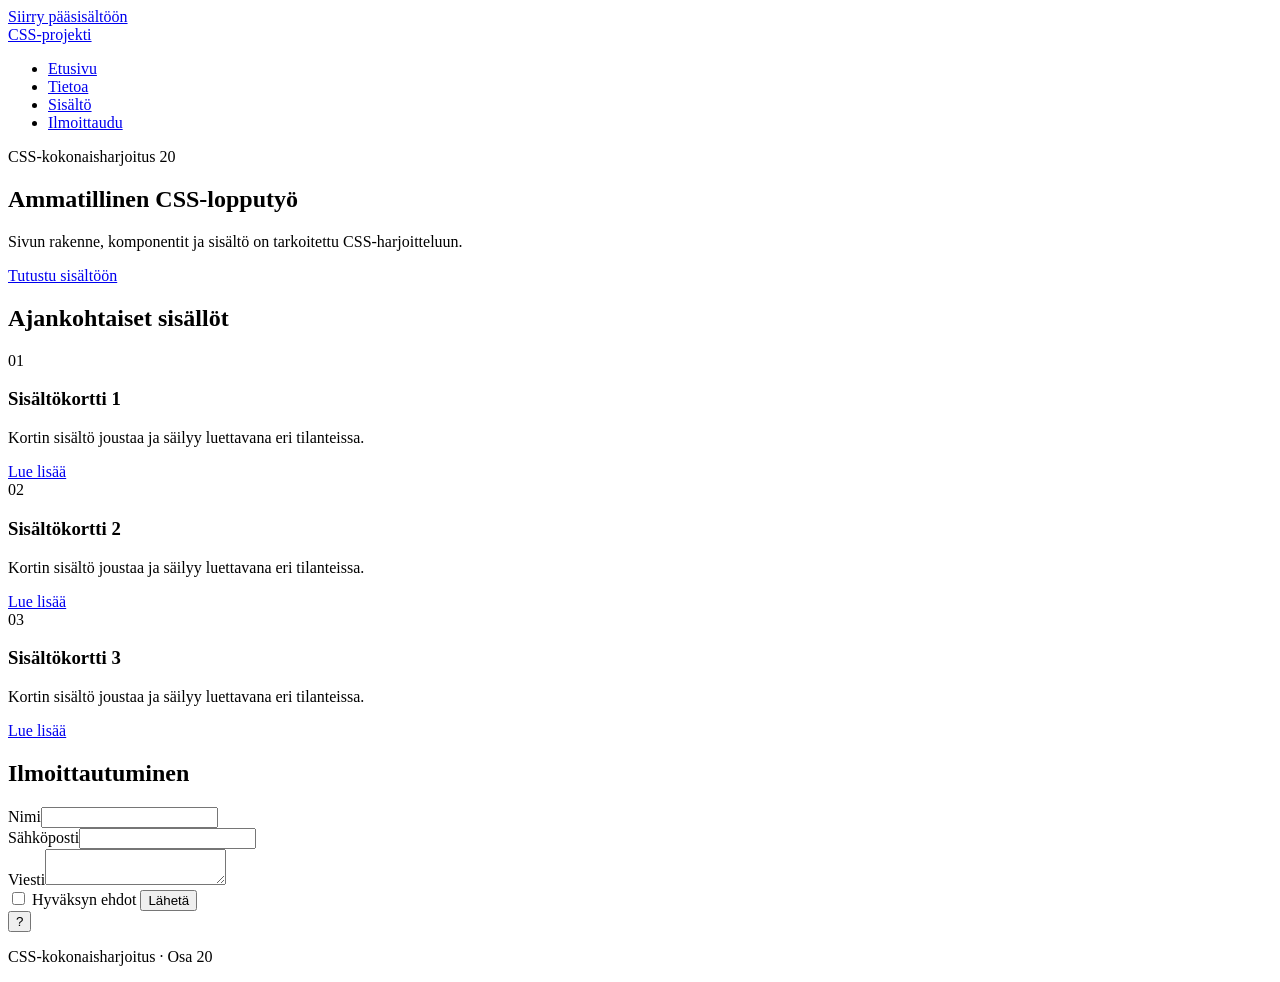
<file: CSS-aloitustiedostot-Osat1-20/osa20-css-kokonaisharjoitus/index.html>
<!DOCTYPE html>
<html lang="fi">
<head>
  <meta charset="UTF-8">
  <meta name="viewport" content="width=device-width, initial-scale=1.0">
  <title>Ammatillinen CSS-lopputyö</title>
  <link rel="stylesheet" href="css/styles.css">
</head>
<body>
  <a class="skip-link" href="#main-content">Siirry pääsisältöön</a>
  <header class="site-header" id="top">
    <a class="brand" href="index.html">CSS-projekti</a>
    <nav aria-label="Päänavigaatio">
      <ul class="nav-list">
        <li><a href="index.html" aria-current="page">Etusivu</a></li>
        <li><a href="pages/tietoa.html">Tietoa</a></li>
        <li><a href="#cards">Sisältö</a></li>
        <li><a href="#registration">Ilmoittaudu</a></li>
      </ul>
    </nav>
  </header>
  <main id="main-content">
    <section class="hero">
      <p class="eyebrow">CSS-kokonaisharjoitus 20</p>
      <h1>Ammatillinen CSS-lopputyö</h1>
      <p class="hero__lead">Sivun rakenne, komponentit ja sisältö on tarkoitettu CSS-harjoitteluun.</p>
      <a class="button button--primary" href="#cards">Tutustu sisältöön</a>
    </section>
    <section class="content-section" id="cards">
      <h2>Ajankohtaiset sisällöt</h2>
      <div class="card-list">
      <article class="card">
        <span class="card__badge">01</span>
        <h3 class="card__title">Sisältökortti 1</h3>
        <p class="card__text">Kortin sisältö joustaa ja säilyy luettavana eri tilanteissa.</p>
        <a class="button" href="#">Lue lisää</a>
      </article>
      <article class="card card--featured">
        <span class="card__badge">02</span>
        <h3 class="card__title">Sisältökortti 2</h3>
        <p class="card__text">Kortin sisältö joustaa ja säilyy luettavana eri tilanteissa.</p>
        <a class="button" href="#">Lue lisää</a>
      </article>
      <article class="card">
        <span class="card__badge">03</span>
        <h3 class="card__title">Sisältökortti 3</h3>
        <p class="card__text">Kortin sisältö joustaa ja säilyy luettavana eri tilanteissa.</p>
        <a class="button" href="#">Lue lisää</a>
      </article>
      </div>
    </section>
    <section class="registration" id="registration">
      <h2>Ilmoittautuminen</h2>
      <form class="form" action="#" method="post">
        <div class="form__row">
          <div class="field"><label for="name">Nimi</label><input id="name" name="name" required></div>
          <div class="field"><label for="email">Sähköposti</label><input id="email" name="email" type="email" required></div>
        </div>
        <div class="field"><label for="message">Viesti</label><textarea id="message" name="message"></textarea></div>
        <label class="check"><input name="terms" type="checkbox" required> Hyväksyn ehdot</label>
        <button class="button button--primary" type="submit">Lähetä</button>
      </form>
    </section>
  </main>
  <button class="help-button" type="button" aria-label="Avaa ohje">?</button>
  <footer class="site-footer"><p>CSS-kokonaisharjoitus · Osa 20</p></footer>
</body>
</html>
</file>
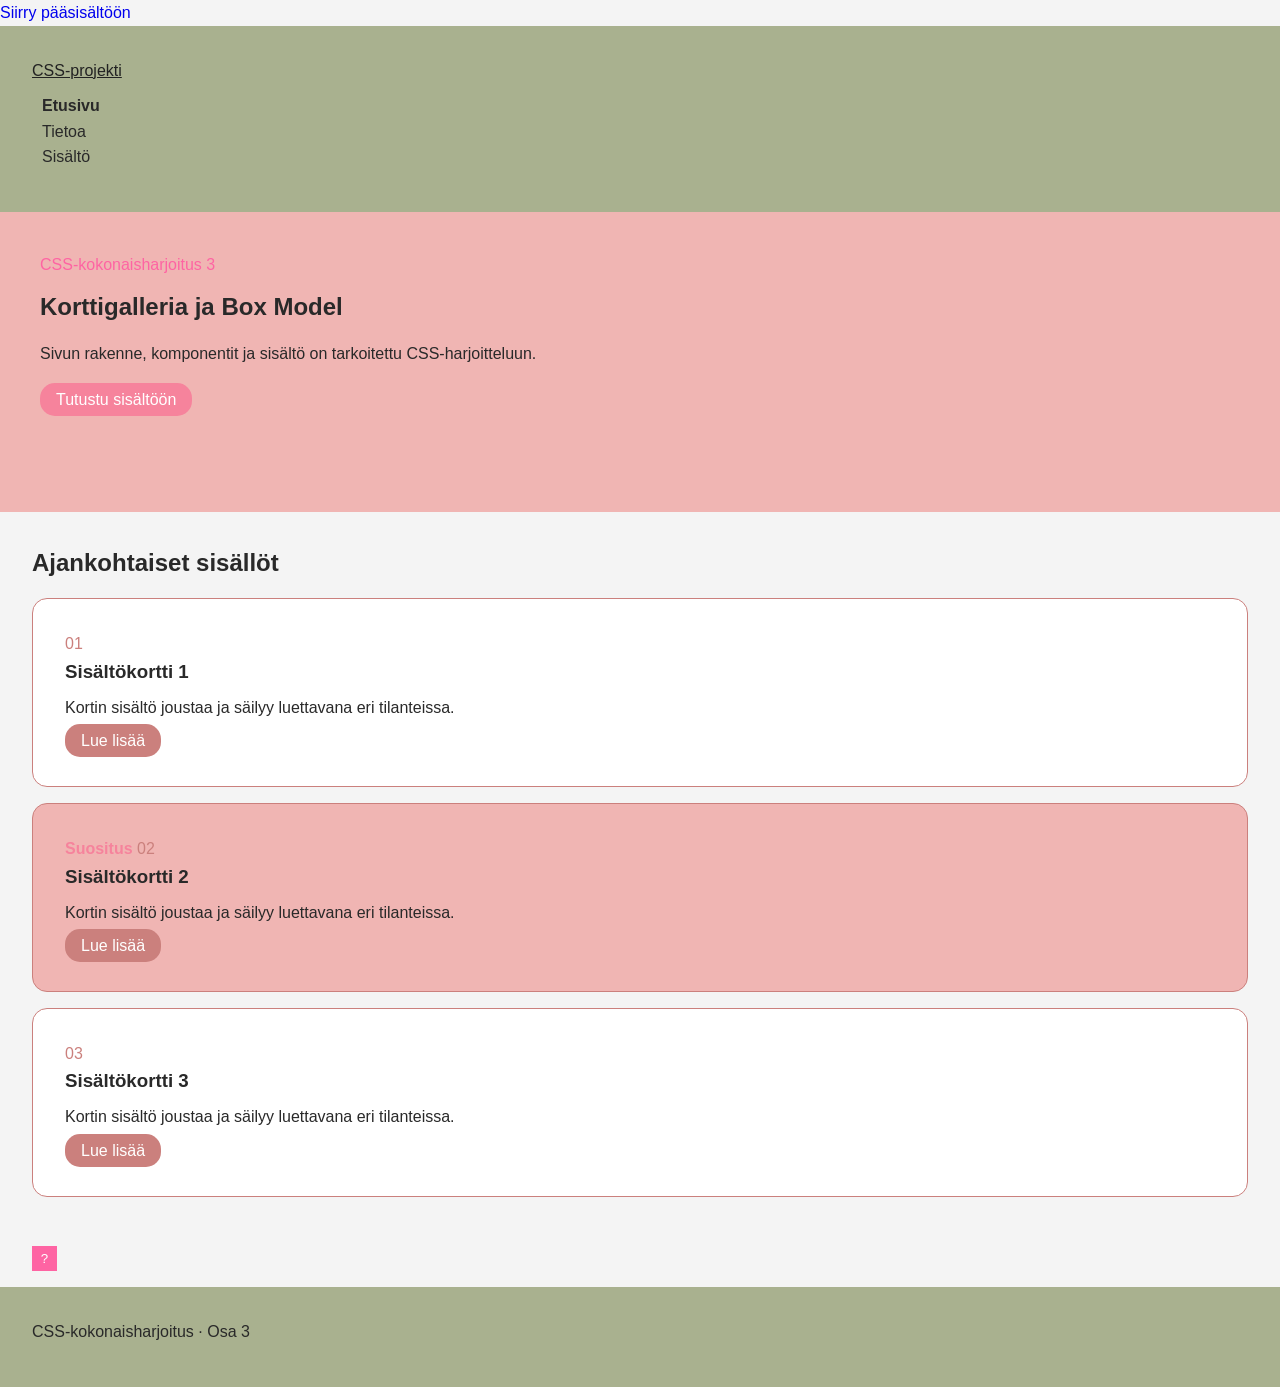
<file: CSS-aloitustiedostot-Osat1-20/osa3-css-kokonaisharjoitus/index.html>
<!DOCTYPE html>
<html lang="fi">
<head>
  <meta charset="UTF-8">
  <meta name="viewport" content="width=device-width, initial-scale=1.0">
  <title>Korttigalleria ja Box Model</title>
  <link rel="stylesheet" href="css/styles.css">
</head>
<body>
  <a class="skip-link" href="#main-content">Siirry pääsisältöön</a>
  <header class="site-header" id="top">
    <a class="brand" href="index.html">CSS-projekti</a>
    <nav aria-label="Päänavigaatio">
      <ul class="nav-list">
        <li><a href="index.html" aria-current="page">Etusivu</a></li>
        <li><a href="pages/tietoa.html">Tietoa</a></li>
        <li><a href="#cards">Sisältö</a></li>
        
      </ul>
    </nav>
  </header>
  <main id="main-content">
    <section class="hero">
      <p class="eyebrow">CSS-kokonaisharjoitus 3</p>
      <h1>Korttigalleria ja Box Model</h1>
      <p class="hero__lead">Sivun rakenne, komponentit ja sisältö on tarkoitettu CSS-harjoitteluun.</p>
      <a class="button button--primary" href="#cards">Tutustu sisältöön</a>
    </section>
    <section class="content-section" id="cards">
      <h2>Ajankohtaiset sisällöt</h2>
      <div class="card-list">
      <article class="card">
        <span class="card__badge">01</span>
        <h3 class="card__title">Sisältökortti 1</h3>
        <p class="card__text">Kortin sisältö joustaa ja säilyy luettavana eri tilanteissa.</p>
        <a class="button" href="#">Lue lisää</a>
      </article>
      <article class="card card--featured">
        <span class="card__badge">02</span>
        <h3 class="card__title">Sisältökortti 2</h3>
        <p class="card__text">Kortin sisältö joustaa ja säilyy luettavana eri tilanteissa.</p>
        <a class="button" href="#">Lue lisää</a>
      </article>
      <article class="card">
        <span class="card__badge">03</span>
        <h3 class="card__title">Sisältökortti 3</h3>
        <p class="card__text">Kortin sisältö joustaa ja säilyy luettavana eri tilanteissa.</p>
        <a class="button" href="#">Lue lisää</a>
      </article>
      </div>
    </section>
  </main>
  <button class="help-button" type="button" aria-label="Avaa ohje">?</button>
  <footer class="site-footer"><p>CSS-kokonaisharjoitus · Osa 3</p></footer>
</body>
</html>
</file>
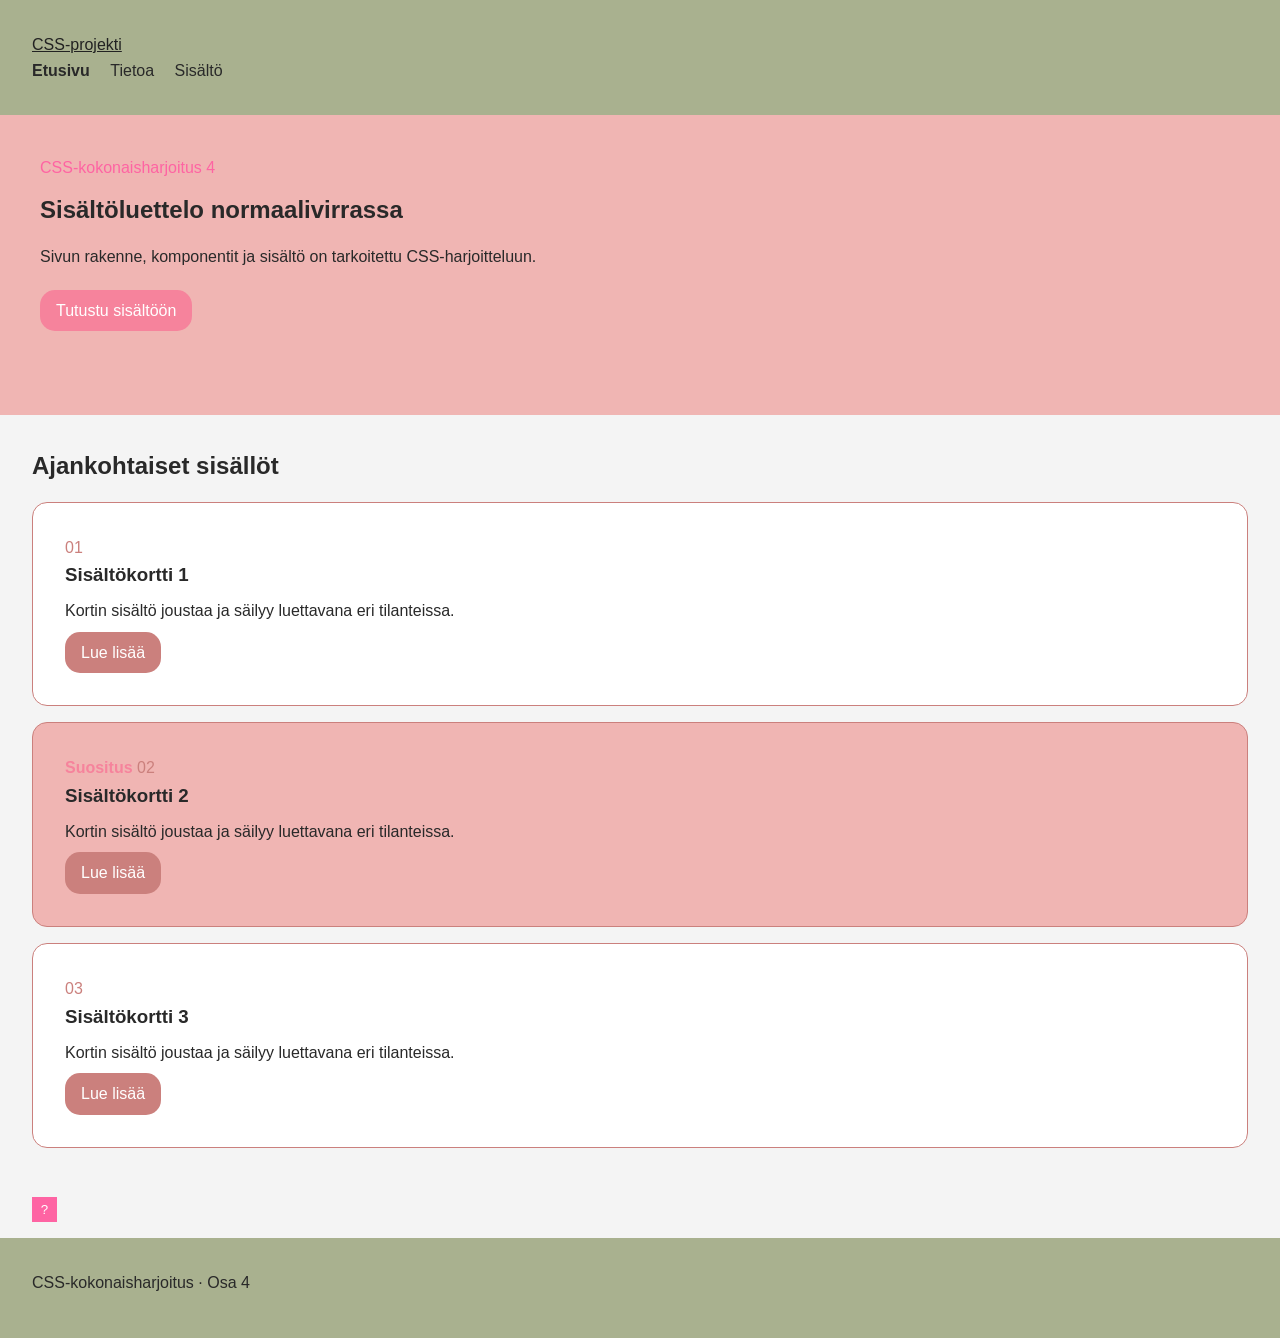
<file: CSS-aloitustiedostot-Osat1-20/osa4-css-kokonaisharjoitus/index.html>
<!DOCTYPE html>
<html lang="fi">

<head>
  <meta charset="UTF-8">
  <meta name="viewport" content="width=device-width, initial-scale=1.0">
  <title>Sisältöluettelo normaalivirrassa</title>
  <link rel="stylesheet" href="css/styles.css">
</head>

<body>
  <a hidden class="skip-link is-transparent is-invisible" href="#main-content">Siirry pääsisältöön</a>
  <header class="site-header" id="top">
    <a class="brand" href="index.html">CSS-projekti</a>
    <nav aria-label="Päänavigaatio">
      <ul class="nav-list">
        <li><a href="index.html" aria-current="page">Etusivu</a></li>
        <li><a href="pages/tietoa.html">Tietoa</a></li>
        <li><a href="#cards">Sisältö</a></li>
      </ul>
    </nav>
  </header>
  <main id="main-content">
    <section class="hero">
      <p class="eyebrow">CSS-kokonaisharjoitus 4</p>
      <h1>Sisältöluettelo normaalivirrassa</h1>
      <p class="hero__lead">Sivun rakenne, komponentit ja sisältö on tarkoitettu CSS-harjoitteluun.</p>
      <a class="button button--primary" href="#cards">Tutustu sisältöön</a>
    </section>
    <section class="content-section" id="cards">
      <h2>Ajankohtaiset sisällöt</h2>
      <div class="card-list">
        <article class="card">
          <span class="card__badge">01</span>
          <h3 class="card__title">Sisältökortti 1</h3>
          <p class="card__text">Kortin sisältö joustaa ja säilyy luettavana eri tilanteissa.</p>
          <a class="button" href="#">Lue lisää</a>
        </article>
        <article class="card card--featured">
          <span class="card__badge">02</span>
          <h3 class="card__title">Sisältökortti 2</h3>
          <p class="card__text">Kortin sisältö joustaa ja säilyy luettavana eri tilanteissa.</p>
          <a class="button" href="#">Lue lisää</a>
        </article>
        <article class="card">
          <span class="card__badge">03</span>
          <h3 class="card__title">Sisältökortti 3</h3>
          <p class="card__text">Kortin sisältö joustaa ja säilyy luettavana eri tilanteissa.</p>
          <a class="button" href="#">Lue lisää</a>
        </article>
      </div>
    </section>
  </main>
  <button class="help-button" type="button" aria-label="Avaa ohje">?</button>
  <footer class="site-footer">
    <p>CSS-kokonaisharjoitus · Osa 4</p>
  </footer>
</body>

</html>
</file>
<file: CSS-aloitustiedostot-Osat1-20/osa1-css-kokonaisharjoitus/css/styles.css>
/* CSS-kokonaisharjoitus, osa 1 */

/* 	Liitä ulkoinen CSS-tiedosto, kirjoita sääntöjä ja käytä elementti-, class- ja id-valitsimia, värejä, yksiköitä, fontteja sekä perusreunoja. */

* {
    box-sizing: border-box;
    margin: 0;
    padding: 0;
}

body {
    font-family: Helvetica, Arial, sans-serif;
    line-height: 1.6;
    font-size: 1.2rem;
    background-color: #f4f4f4;
    color: #292929;
}


.site-header,
.site-footer {
    background-color: #A9B18F;
}

.hero {
    background-color: #F0B5B3;
}

.card {
    background-color: #FFF;
    border: 1px solid #CB807D;
}

.button {
    background-color: #cb807d;
    color: #FFF;
}

.help-button {
    background-color: #fe64a3;
    color: #FFF;
    border: none;
    width: 25px;
    height: 25px;
}

#top {
    border-bottom: 3px solid #fe64a3;
}
</file>
<file: CSS-aloitustiedostot-Osat1-20/osa10-css-kokonaisharjoitus/css/styles.css>
/* CSS-kokonaisharjoitus, osa 10 */

/* Tee luettava typografinen asteikko, hallittu rivinpituus, responsiiviset fonttikoot ja selkeät linkki- sekä tekstityylit. */
</file>
<file: CSS-aloitustiedostot-Osat1-20/osa11-css-kokonaisharjoitus/css/styles.css>
/* CSS-kokonaisharjoitus, osa 11 */

/* Toteuta hallittuja translate-, rotate- ja scale-muutoksia sekä rajattuja transitioneita liikeasetukset huomioiden. */
</file>
<file: CSS-aloitustiedostot-Osat1-20/osa12-css-kokonaisharjoitus/css/styles.css>
/* CSS-kokonaisharjoitus, osa 12 */

/* Aloita CSS:n kirjoittaminen tämän kommentin alta. */
</file>
<file: CSS-aloitustiedostot-Osat1-20/osa13-css-kokonaisharjoitus/css/styles.css>
/* CSS-kokonaisharjoitus, osa 13 */

/* Aloita CSS:n kirjoittaminen tämän kommentin alta. */
</file>
<file: CSS-aloitustiedostot-Osat1-20/osa14-css-kokonaisharjoitus/css/styles.css>
/* CSS-kokonaisharjoitus, osa 14 */
/* Design tokens, var(), calc(), min(), max() ja clamp() */

@import url('https://fonts.googleapis.com/css2?family=Baloo+Bhaijaan+2:wght@400;500;600;700&display=swap');


/* 1. GENERAL */

* {
    box-sizing: border-box;
    margin: 0;
    padding: 0;
}

:root {
    /* Colors */
    --color-background: #F8F4F1;
    --color-surface: #FFFFFF;
    --color-text: #202328;
    --color-text-secondary: #62656B;
    --color-border: #DAD9D7;
    --color-olive: #A0A58A;
    --color-pink: #FF4F91;
    --color-terracotta: #D88B84;
    --color-soft-pink: #F9D9D5;

    /* Typography */
    --font-size-base: 1rem;

    /* Border radius */
    --card-radius: 10px;
    --large-section-radius: 16px;
    --button-radius: 999px;

    /* Shadows */
    --card-shadow: 0 4px 18px rgba(32, 35, 40, 0.04);
    --button-shadow: 0 4px 12px rgba(255, 79, 145, 0.18);
    --help-button-shadow: 0 8px 24px rgba(255, 79, 145, 0.25);

    /* Spacing */
    --space-s: 0.5rem;
    --space-m: 1rem;
    --space-l: 1.5rem;
    --space-xl: 2rem;
    --space-xxl: 4rem;

    /* Layout */
    --content-max-width: 1200px;
    --page-gutter: clamp(1rem, 4vw, 3rem);
}

body {
    font-family: "Baloo Bhaijaan 2", Helvetica, Arial, sans-serif;
    font-size: var(--font-size-base);
    color: var(--color-text);
    background-color: var(--color-surface);
    line-height: 1.5;
}

img {
    display: block;
    max-width: 100%;
}

a {
    color: inherit;
    text-decoration: none;
}

li {
    list-style: none;
}

button {
    font: inherit;
}


/* 2. TYPOGRAPHY */

h1 {
    max-width: 500px;
    font-size: clamp(2rem, 1.2rem + 2.5vw, 3.25rem);
    font-weight: 600;
    line-height: 1.15;
}

h2 {
    font-size: clamp(1.75rem, 1.2rem + 1.5vw, 2.375rem);
    font-weight: 600;
    line-height: 1.2;
}

h3 {
    font-size: clamp(1.25rem, 1rem + 0.6vw, 1.5rem);
    font-weight: 600;
    line-height: 1.3;
}

.brand {
    font-size: clamp(1.3rem, 1rem + 1vw, 1.75rem);
    font-weight: 600;
    color: var(--color-surface);
}

.eyebrow {
    color: var(--color-pink);
    font-weight: 600;
}

.hero-lead {
    max-width: 390px;
    color: var(--color-text-secondary);
}


/* 3. HEADER AND NAVIGATION */

.site-header {
    display: flex;
    flex-flow: column;
    align-items: center;
    justify-content: center;
    gap: var(--space-s);
    min-height: 60px;
    padding: var(--space-m) var(--page-gutter);
    background-color: var(--color-olive);
}

.nav-list {
    display: flex;
    flex-flow: row wrap;
    justify-content: center;
    gap: var(--space-s) var(--space-l);
    color: var(--color-surface);
    font-weight: 700;
}

.skip-link {
    position: absolute;
    top: 0;
    left: -10000px;
    z-index: 200;
    padding: var(--space-s) var(--space-m);
    background-color: var(--color-surface);
    color: var(--color-text);
}

.skip-link:focus {
    position: fixed;
    top: var(--space-s);
    left: var(--space-s);
}


/* 4. HERO */

.hero {
    display: grid;
    grid-template-columns: minmax(0, 1fr);
    justify-items: center;
    align-items: center;
    gap: var(--space-l);
    padding: clamp(1.5rem, 4vw, 3rem) var(--page-gutter);
    background-color: var(--color-soft-pink);
}

.hero img {
    width: min(100%, 310px);
    aspect-ratio: 1;
    height: auto;
    justify-self: center;
    border-radius: 50% 50% 12px 12px;
    object-fit: cover;
    object-position: 70% 100%;
}


/* 5. CONTENT SECTION AND CARDS */

.content-section {
    display: flex;
    flex-direction: column;
    align-items: center;
    gap: var(--space-l);
    padding: var(--space-xl) var(--page-gutter);
    background-color: var(--color-background);
}

.card-list {
    display: flex;
    flex-flow: column;
    align-items: stretch;
    gap: var(--space-m);
    width: min(100%, var(--content-max-width));
    padding: 0;
}

.card {
    width: 100%;
    min-width: 0;
    min-height: 248px;
    padding: var(--space-m);
    border: 1px solid var(--color-border);
    border-radius: var(--card-radius);
    background-color: var(--color-surface);
    box-shadow: var(--card-shadow);
}


/* 6. BUTTONS */

.button {
    display: inline-block;
    margin: var(--space-s) var(--space-s) 0 0;
    padding: 0.5rem 1rem;
    border: none;
    border-radius: var(--button-radius);
    background-color: var(--color-terracotta);
    color: var(--color-surface);
    cursor: pointer;
    transition:
        background-color 180ms ease,
        transform 180ms ease,
        box-shadow 180ms ease;
}

.button--primary {
    background-color: #F6839C;
    color: var(--color-surface);
}

.help-button {
    position: fixed;
    right: max(1rem, env(safe-area-inset-right));
    bottom: max(1rem, env(safe-area-inset-bottom));
    z-index: 100;
    display: grid;
    place-items: center;
    width: 58px;
    height: 58px;
    border: none;
    border-radius: 50%;
    background-color: var(--color-pink);
    color: var(--color-surface);
    box-shadow: var(--help-button-shadow);
    cursor: pointer;
    transition: transform 180ms ease;
}


/* 7. FOOTER */

.site-footer {
    display: flex;
    justify-content: center;
    align-items: center;
    min-height: 60px;
    padding: var(--space-m) var(--page-gutter);
    background-color: var(--color-olive);
    color: var(--color-surface);
    text-align: center;
}


/* 8. INTERACTIVE STATES */

.nav-list a {
    text-underline-offset: 6px;
    transition: color 180ms ease;
}

.nav-list a:visited {
    color: var(--color-surface);
}

.nav-list a:hover,
.nav-list a:focus-visible {
    text-decoration: underline;
    text-decoration-color: var(--color-pink);
    text-decoration-thickness: 2px;
}

a:focus-visible,
button:focus-visible {
    outline: 3px solid var(--color-pink);
    outline-offset: 4px;
}

.button:hover {
    box-shadow: var(--button-shadow);
    transform: translateY(-2px);
}

.help-button:hover {
    transform: scale(1.05);
}

.button:active,
.help-button:active {
    transform: scale(0.97);
}


/* 9. RESPONSIVE LAYOUT */

@media (min-width: 768px) {
    .site-header {
        flex-flow: row nowrap;
        justify-content: space-between;
        padding-inline: var(--page-gutter);
    }

    .hero {
        grid-template-columns: repeat(2, minmax(0, 1fr));
        gap: var(--space-xxl);
        min-height: 404px;
        padding-inline: var(--page-gutter);
    }

    .hero img {
        width: min(100%, 310px);
        justify-self: center;
    }

    .content-section {
        padding-inline: var(--page-gutter);
    }

    .card-list {
        flex-flow: row wrap;
        justify-content: center;
        gap: var(--space-l);
    }

    .card {
        flex: 1 1 260px;
        max-width: 280px;
        min-height: 278px;
    }
}


/* 10. REDUCED MOTION */

@media (prefers-reduced-motion: reduce) {
    *,
    *::before,
    *::after {
        scroll-behavior: auto !important;
        animation-duration: 0.01ms !important;
        animation-iteration-count: 1 !important;
        transition-duration: 0.01ms !important;
    }
}
</file>
<file: CSS-aloitustiedostot-Osat1-20/osa15-css-kokonaisharjoitus/css/styles.css>
/* CSS-kokonaisharjoitus, osa 15 */

/* Aloita CSS:n kirjoittaminen tämän kommentin alta. */
</file>
<file: CSS-aloitustiedostot-Osat1-20/osa16-css-kokonaisharjoitus/css/styles.css>
/* CSS-kokonaisharjoitus, osa 16 */

/* Tee saavutettavat kentät, labelit, painikkeet, validointitilat, checkboxit, radiot, selectit ja responsiiviset kenttäryhmät. */

@import url('https://fonts.googleapis.com/css2?family=Baloo+Bhaijaan+2:wght@400;500;600;700&display=swap');

/* 1. GENERAL */
* {
    box-sizing: border-box;
    margin: 0;
    padding: 0;
}

:root {
    /* Colors */
    --color-background: #F8F4F1;
    --color-surface: #FFFFFF;
    --color-text: #202328;
    --color-text-secondary: #62656B;
    --color-border: #DAD9D7;
    --color-olive: #A0A58A;
    --color-pink: #FF4F91;
    --color-terracotta: #D88B84;
    --color-soft-pink: #F9D9D5;
    --color-pale-pink: #FCE8E5;

    /* Typography */
    --font-size-base: 1rem;

    /* Border radius */
    --card-radius: 10px;
    --large-section-radius: 16px;
    --button-radius: 999px;

    /* Shadows */
    --card-shadow: 0 4px 18px rgba(32, 35, 40, 0.04);
    --button-shadow: 0 4px 12px rgba(255, 79, 145, 0.18);
    --help-button-shadow: 0 8px 24px rgba(255, 79, 145, 0.25);

    /* Spacing */
    --space-s: 0.5rem;
    --space-m: 1rem;
    --space-l: 1.5rem;
    --space-xl: 2rem;
    --space-xxl: 4rem;

    /* Layout */
    --content-max-width: 1200px;
    --page-gutter: clamp(1rem, 4vw, 3rem);
}

html {
    scroll-behavior: smooth;
    scroll-padding-top: 1rem;
}

body {
    min-width: 320px;
    font-family: "Baloo Bhaijaan 2", Helvetica, Arial, sans-serif;
    font-size: var(--font-size-base);
    color: var(--color-text);
    background-color: var(--color-background);
    line-height: 1.5;
}

img {
    display: block;
    max-width: 100%;
}

a {
    color: inherit;
    text-decoration: none;
}

li {
    list-style: none;
}

button,
input,
textarea,
select {
    font: inherit;
}

button,
input,
textarea,
select {
    accent-color: var(--color-pink);
}

:focus-visible {
    outline: 3px solid var(--color-pink);
    outline-offset: 4px;
}

/* 2. TYPOGRAPHY */
h1 {
    max-width: 500px;
    font-size: clamp(2rem, 1.2rem + 2.5vw, 3.25rem);
    font-weight: 700;
    line-height: 1.1;
    letter-spacing: -0.02em;
}

h2 {
    font-size: clamp(1.75rem, 1.2rem + 1.5vw, 2.375rem);
    font-weight: 600;
    line-height: 1.2;
}

h3 {
    font-size: clamp(1.25rem, 1rem + 0.6vw, 1.5rem);
    font-weight: 600;
    line-height: 1.3;
}

.brand {
    font-size: clamp(1.3rem, 1rem + 1vw, 1.75rem);
    font-weight: 700;
    color: var(--color-surface);
}

.eyebrow {
    color: #A84440;
    font-size: 0.9rem;
    font-weight: 700;
    letter-spacing: 0.06em;
    text-transform: uppercase;
}

.hero__lead {
    max-width: 390px;
    color: var(--color-text-secondary);
    font-size: clamp(1rem, 0.9rem + 0.35vw, 1.15rem);
}

/* 3. HEADER AND NAVIGATION */
.site-header {
    display: flex;
    flex-flow: column;
    align-items: center;
    justify-content: center;
    gap: var(--space-s);
    min-height: 74px;
    padding: var(--space-m) var(--page-gutter);
    background-color: var(--color-olive);
}

.nav-list {
    display: flex;
    flex-flow: row wrap;
    justify-content: center;
    gap: var(--space-s) var(--space-l);
    color: var(--color-surface);
    font-weight: 600;
}

.nav-list a {
    display: inline-block;
    padding: 0.2rem 0;
    text-underline-offset: 6px;
    transition: color 180ms ease, text-decoration-color 180ms ease;
}

.nav-list a[aria-current="page"] {
    text-decoration: underline;
    text-decoration-color: var(--color-pink);
    text-decoration-thickness: 3px;
    text-underline-offset: 12px;
}

.nav-list a:visited {
    color: var(--color-surface);
}

.nav-list a:hover,
.nav-list a:focus-visible {
    text-decoration: underline;
    text-decoration-color: var(--color-pink);
    text-decoration-thickness: 2px;
    text-underline-offset: 6px;
}

.skip-link {
    position: absolute;
    top: 0;
    left: -10000px;
    z-index: 200;
    padding: var(--space-s) var(--space-m);
    background-color: var(--color-surface);
    color: var(--color-text);
}

.skip-link:focus {
    position: fixed;
    top: var(--space-s);
    left: var(--space-s);
}

/* 4. HERO */
.hero {
    position: relative;
    isolation: isolate;
    display: grid;
    grid-template-columns: minmax(0, 1fr);
    justify-items: start;
    align-items: center;
    gap: var(--space-m);
    padding: clamp(2rem, 5vw, 4rem) var(--page-gutter);
    overflow: hidden;
    background:
        radial-gradient(ellipse at 80% 50%, rgba(255, 255, 255, 0.3), transparent 35%),
        linear-gradient(120deg, var(--color-pale-pink), var(--color-soft-pink));
}

.hero::after {
    content: "";
    position: absolute;
    z-index: -1;
    top: 12%;
    right: 8%;
    width: clamp(130px, 25vw, 300px);
    aspect-ratio: 1;
    border-radius: 50%;
    background: rgba(255, 79, 145, 0.13);
}

.hero .eyebrow,
.hero h1,
.hero__lead,
.hero .button {
    position: relative;
    z-index: 1;
}

.hero .button {
    margin-top: var(--space-s);
}

/* 5. CONTENT SECTION AND CARDS */
.content-section {
    display: flex;
    flex-direction: column;
    align-items: stretch;
    gap: var(--space-l);
    max-width: calc(var(--content-max-width) + 2 * var(--page-gutter));
    margin-inline: auto;
    padding: var(--space-xl) var(--page-gutter);
    background-color: var(--color-background);
}

.content-section > h2::after,
.registration > h2::after {
    content: "";
    display: block;
    width: 4rem;
    height: 3px;
    margin-top: var(--space-s);
    background-color: #FF83A9;
}

.card-list {
    display: flex;
    flex-flow: column;
    align-items: stretch;
    gap: var(--space-m);
    width: 100%;
    padding: 0;
}

.card {
    position: relative;
    isolation: isolate;
    width: 100%;
    min-width: 0;
    min-height: 248px;
    padding: var(--space-l);
    overflow: hidden;
    border: 1px solid var(--color-border);
    border-radius: var(--card-radius);
    background-color: var(--color-surface);
    box-shadow: var(--card-shadow);
    transition: transform 180ms ease, box-shadow 180ms ease;
}

.card::after {
    content: "";
    position: absolute;
    z-index: -1;
    right: -1.25rem;
    bottom: -2rem;
    width: 7rem;
    aspect-ratio: 1;
    border-radius: 50%;
    background: var(--color-pale-pink);
    opacity: 0.85;
}

.card__badge {
    display: grid;
    place-items: center;
    width: 3.5rem;
    aspect-ratio: 1;
    margin-bottom: var(--space-m);
    border-radius: 50%;
    background-color: var(--color-soft-pink);
    color: #A84440;
    font-weight: 700;
}

.card__title {
    margin-bottom: var(--space-s);
}

.card__text {
    max-width: 32rem;
    margin-bottom: var(--space-l);
    color: var(--color-text-secondary);
}

.card .button {
    margin-top: 0;
}

.card--featured {
    border-color: transparent;
    background: linear-gradient(135deg, #D88B84, #C87975);
    color: var(--color-surface);
}

.card--featured::after {
    background: rgba(255, 255, 255, 0.16);
}

.card--featured .card__badge {
    background-color: rgba(255, 255, 255, 0.85);
    color: #A84440;
}

.card--featured .card__text {
    color: var(--color-surface);
}

.card--featured .button {
    background-color: #FFF0EF;
    color: #D65D82;
}

/* 6. BUTTONS */
.button {
    display: inline-flex;
    align-items: center;
    justify-content: center;
    gap: 0.7rem;
    margin: var(--space-s) var(--space-s) 0 0;
    padding: 0.65rem 1.25rem;
    border: 1px solid transparent;
    border-radius: var(--button-radius);
    background-color: var(--color-terracotta);
    color: var(--color-surface);
    font-weight: 700;
    line-height: 1.4;
    cursor: pointer;
    transition: background-color 180ms ease, transform 180ms ease, box-shadow 180ms ease;
}

.button--primary {
    padding: 0.75rem 1.5rem;
    background-color: var(--color-pink);
    color: var(--color-surface);
    box-shadow: var(--button-shadow);
}

.button--primary::after,
.card .button::after {
    content: "→";
    font-size: 1.2em;
    line-height: 1;
}

.button:hover {
    box-shadow: var(--button-shadow);
    transform: translateY(-2px);
}

.button:active,
.help-button:active {
    transform: scale(0.97);
}

.help-button {
    position: fixed;
    right: max(1rem, env(safe-area-inset-right));
    bottom: max(1rem, env(safe-area-inset-bottom));
    z-index: 100;
    display: grid;
    place-items: center;
    width: 58px;
    height: 58px;
    border: none;
    border-radius: 50%;
    background-color: var(--color-pink);
    color: var(--color-surface);
    font-size: 1.5rem;
    font-weight: 700;
    box-shadow: var(--help-button-shadow);
    cursor: pointer;
    transition: transform 180ms ease;
}

.help-button:hover {
    transform: scale(1.05);
}

/* 7. REGISTRATION FORM */
.registration {
    display: grid;
    grid-template-columns: minmax(0, 1fr);
    gap: var(--space-l);
    max-width: calc(var(--content-max-width) + 2 * var(--page-gutter));
    margin: 0 auto var(--space-xl);
    padding: clamp(1.5rem, 4vw, 3rem) var(--page-gutter);
    border: 1px solid rgba(218, 217, 215, 0.3);
    border-radius: var(--large-section-radius);
    background: rgba(255, 255, 255, 0.65);
}

.registration > h2 {
    grid-column: 1 / -1;
}

.form {
    display: flex;
    flex-direction: column;
    gap: var(--space-l);
    min-width: 0;
}

.form__row {
    display: grid;
    grid-template-columns: minmax(0, 1fr);
    gap: var(--space-l);
}

.field {
    display: flex;
    flex-direction: column;
    gap: var(--space-s);
    min-width: 0;
}

.field label,
.check {
    color: #3E4249;
    font-weight: 600;
}

.field input,
.field textarea,
.field select {
    width: 100%;
    min-width: 0;
    padding: 0.75rem 0.9rem;
    border: 1px solid #D8D8DC;
    border-radius: 6px;
    background-color: var(--color-surface);
    color: var(--color-text);
    transition: border-color 180ms ease, box-shadow 180ms ease, background-color 180ms ease;
}

.field input {
    min-height: 46px;
}

.field textarea {
    min-height: 6rem;
    resize: vertical;
}

.field input::placeholder,
.field textarea::placeholder {
    color: #9A9EAA;
}

.field input:hover,
.field textarea:hover,
.field select:hover {
    border-color: #B8B8BE;
}

.field input:focus,
.field textarea:focus,
.field select:focus {
    border-color: var(--color-pink);
    outline: none;
    box-shadow: 0 0 0 3px rgba(255, 79, 145, 0.15);
}

.field input:required:valid {
    border-color: #8B9A78;
}

.field input:required:invalid:not(:placeholder-shown) {
    border-color: #C94F58;
}

.check {
    display: flex;
    align-items: center;
    gap: var(--space-s);
    font-weight: 400;
    cursor: pointer;
}

.check input {
    width: 1.2rem;
    height: 1.2rem;
    flex: 0 0 auto;
}

.check:focus-within {
    outline: 2px solid var(--color-pink);
    outline-offset: 4px;
    border-radius: 2px;
}

.check input:checked {
    accent-color: var(--color-pink);
}

.check input:checked + * {
    color: var(--color-pink);
}

.form > .button {
    align-self: flex-start;
    min-width: 9rem;
    margin-top: 0;
}

/* 8. FOOTER */
.site-footer {
    display: flex;
    justify-content: center;
    align-items: center;
    min-height: 60px;
    padding: var(--space-m) var(--page-gutter);
    background-color: var(--color-olive);
    color: var(--color-surface);
    text-align: center;
}

/* 9. RESPONSIVE LAYOUT */
@media (min-width: 600px) {
    .form__row {
        grid-template-columns: repeat(2, minmax(0, 1fr));
    }

    .card-list {
        flex-flow: row wrap;
    }

    .card {
        flex: 1 1 260px;
    }
}

@media (min-width: 768px) {
    .site-header {
        flex-flow: row nowrap;
        justify-content: space-between;
        padding-inline: var(--page-gutter);
    }

    .hero {
        grid-template-columns: minmax(0, 1fr) minmax(250px, 0.85fr);
        gap: var(--space-xxl);
        min-height: 404px;
        padding-inline: var(--page-gutter);
    }

    .hero::before {
        content: "";
        position: absolute;
        z-index: -1;
        right: 16%;
        bottom: 10%;
        width: min(34vw, 310px);
        aspect-ratio: 0.95;
        border: 1px solid rgba(255, 255, 255, 0.7);
        border-radius: 50% 50% 12px 12px;
        background:
            radial-gradient(ellipse at 50% 60%, rgba(255, 255, 255, 0.75), rgba(216, 139, 132, 0.15));
    }

    .content-section {
        padding-block: var(--space-xl);
    }

    .card-list {
        gap: var(--space-l);
    }

    .card {
        max-width: 380px;
        min-height: 278px;
        padding: var(--space-l);
    }

    .registration {
        grid-template-columns: minmax(0, 1fr) minmax(0, 2fr);
        align-items: start;
        padding-inline: var(--space-xl);
    }

    .registration > h2 {
        grid-column: 2;
    }

    .form {
        grid-column: 2;
    }
}

@media (min-width: 1000px) {
    .content-section {
        padding-block: 2rem 3rem;
    }

    .card-list {
        flex-wrap: nowrap;
    }

    .card {
        max-width: none;
    }
}

/* 10. REDUCED MOTION */
@media (prefers-reduced-motion: reduce) {
    *,
    *::before,
    *::after {
        scroll-behavior: auto !important;
        animation-duration: 0.01ms !important;
        animation-iteration-count: 1 !important;
        transition-duration: 0.01ms !important;
    }
}
</file>
<file: CSS-aloitustiedostot-Osat1-20/osa17-css-kokonaisharjoitus/css/styles.css>
/* CSS-kokonaisharjoitus, osa 17 – päätyylitiedosto */
@import url("tokens.css");
@import url("base.css");
@import url("components.css");

/* Kirjoita sivukohtaiset ja layout-tyylit tämän kommentin alle. */
</file>
<file: CSS-aloitustiedostot-Osat1-20/osa18-css-kokonaisharjoitus/css/styles.css>
/* CSS-kokonaisharjoitus, osa 18 – päätyylitiedosto */
@import url("tokens.css");
@import url("base.css");
@import url("components.css");

/* Kirjoita sivukohtaiset ja layout-tyylit tämän kommentin alle. */
</file>
<file: CSS-aloitustiedostot-Osat1-20/osa19-css-kokonaisharjoitus/css/styles.css>
/* CSS-kokonaisharjoitus, osa 19 – päätyylitiedosto */
@import url("tokens.css");
@import url("base.css");
@import url("components.css");

/* Kirjoita sivukohtaiset ja layout-tyylit tämän kommentin alle. */
</file>
<file: CSS-aloitustiedostot-Osat1-20/osa2-css-kokonaisharjoitus/css/styles.css>
/* CSS-kokonaisharjoitus, osa 2 */

/* Käytä yhdistelmä-, attribuutti- ja tilavalitsimia sekä ratkaise specificity-, periytymis- ja lähdejärjestysristiriidat ilman turhaa !importantia. */

/* base */
* {
    box-sizing: border-box;
    margin: 0;
    padding: 0;
}

html {
    scroll-behavior: smooth;
}

/* general */
body {
    font-family: Helvetica, Arial, sans-serif;
    line-height: 1.6;
    font-size: 1.2rem;
    background-color: #f4f4f4;
    color: #292929;
}

/* header */
.site-header {
    background-color: #A9B18F;
}

.brand {
    color: #222222;
}

/* navigation */
.nav-list {
    list-style-type: none;
}

.nav-list li:first-child {
    font-weight: bold;
}

.nav-list a,
.nav-list a:visited {
    text-decoration: none;
    color: inherit;
}

.nav-list a:hover,
.nav-list a:focus {
    text-decoration: underline;
}

/* hero */
.hero {
    background-color: #F0B5B3;
}

.eyebrow {
    color: #fe64a3;
}

.hero h1 {}

.hero__lead {}

/* buttons */
.button {
    background-color: #cb807d;
    color: #FFF;
}

.button--primary {
    background-color: #f6839c;
    color: #FFF;
}

/* content section */
.content-section {}

.content-section h2 {}

/* cards */
.card-list {}

.card {
    background-color: #FFF;
    border: 1px solid #CB807D;
}

.card--featured {
    background-color: #F0B5B3;
    border: 1px solid #CB807D;
}

.card--featured::before {
    content: "Suositus";
    color: #f6839c;
    font-weight: bolder;
}

.card__badge {
    color: #cb807d;
}

.card__title {}

.card__text {}

a[href^="#"] {
    text-underline-offset:.2em;
}

/* help button */
.help-button {
    background-color: #fe64a3;
    color: #FFF;
    border: none;
    width: 25px;
    height: 25px;
}

/* footer */
.site-footer {
    background-color: #A9B18F;
}

/* responsive */
</file>
<file: CSS-aloitustiedostot-Osat1-20/osa20-css-kokonaisharjoitus/css/styles.css>
/* CSS-kokonaisharjoitus, osa 20 – päätyylitiedosto */
@import url("tokens.css");
@import url("base.css");
@import url("components.css");

/* Kirjoita sivukohtaiset ja layout-tyylit tämän kommentin alle. */
</file>
<file: CSS-aloitustiedostot-Osat1-20/osa3-css-kokonaisharjoitus/css/styles.css>
/* CSS-kokonaisharjoitus, osa 3 */

/* Hallitse content, padding, border ja margin sekä box-sizing, leveydet, korkeudet ja overflow. */

/* base */
* {
    box-sizing: border-box;
    margin: 0;
    padding: 0;
}

html {
    scroll-behavior: smooth;
}

/* general */
body {
    font-family: Helvetica, Arial, sans-serif;
    line-height: 1.6;
    font-size: 1rem;
    background-color: #f4f4f4;
    color: #292929;
    width: 100%;
    min-height: 100vh;
    /* CSS min-height Property sets an element's minimum height to 100% of the browser window's viewport height.*/
}

/* header */
.site-header {
    background-color: #A9B18F;
    padding: 2rem;
}

.brand {
    color: #222222;
}

/* navigation */
.nav-list {
    list-style-type: none;
    padding: 10px;
}

.nav-list li:first-child {
    font-weight: bold;
}

.nav-list a,
.nav-list a:visited {
    text-decoration: none;
    color: inherit;
}

.nav-list a:hover,
.nav-list a:focus {
    text-decoration: underline;
}

/* hero */
.hero {
    background-color: #F0B5B3;
    width: 100%;
    min-height: 300px;
    padding: 2.5rem;
}

.eyebrow {
    color: #fe64a3;
    margin-bottom: 10px;
}

.hero h1 {
    margin-bottom: 15px;
}

.hero__lead {
    margin-bottom: 20px;
}

/* buttons */
.button {
    background-color: #cb807d;
    color: #FFF;
    padding: 0.5rem 1rem;
    border-radius: 15px;
    margin-right: 10px;
}

.button--primary {
    background-color: #f6839c;
    color: #FFF;
}

a[href^="#"] {
    text-decoration: none;
}

/* content section */
.content-section {
    width: 100%;
    padding: 2rem;

}

.content-section h2 {
    margin-bottom: 1rem;
}

/* cards */
.card-list {
    margin: 0 auto;
}

.card {
    background-color: #FFF;
    border: 1px solid #CB807D;
    border-radius: 15px;
    width: 100%;
    min-height: 180px;
    padding: 2rem;
    margin-bottom: 1rem;
    overflow: hidden;
}

.card--featured {
    background-color: #F0B5B3;
    border: 1px solid #CB807D;
}

.card--featured::before {
    content: "Suositus";
    color: #f6839c;
    font-weight: bolder;
}

.card__badge {
    color: #cb807d;
    margin-bottom: 0.5rem;
}

.card__title {
    margin-bottom: 0.5rem;
}

.card__text {
    overflow: auto;
    margin-bottom: 0.5rem;
}



/* help button */
.help-button {
    background-color: #fe64a3;
    color: #FFF;
    border: none;
    width: 25px;
    height: 25px;
    padding: 2px;
    margin: 0 0 1rem 2rem;
}

/* footer */
.site-footer {
    background-color: #A9B18F;
    min-height: 100px;
    padding: 2rem;
}

/* responsive */
</file>
<file: CSS-aloitustiedostot-Osat1-20/osa4-css-kokonaisharjoitus/css/styles.css>
/* CSS-kokonaisharjoitus, osa 4 */

/* Hyödynnä block-, inline- ja inline-block-käyttäytymistä sekä ymmärrä piilottamisen eri tavat ja normaalivirta. */

/* base */
* {
    box-sizing: border-box;
    margin: 0;
    padding: 0;
}

html {
    scroll-behavior: smooth;
}

/* general */
body {
    font-family: Helvetica, Arial, sans-serif;
    line-height: 1.6;
    font-size: 1rem;
    background-color: #f4f4f4;
    color: #292929;
    width: 100%;
    min-height: 100vh;
}

/* header */
.site-header {
    background-color: #A9B18F;
    padding: 2rem;
}

.brand {
    display: inline-block;
    color: #222222;
}

/* navigation */

.nav-list {
    list-style: none;
}

.nav-list li {
    display: inline-block;
    margin-inline-end: 1rem;
}

.nav-list li:first-child {
    font-weight: bold;
}

.nav-list a,
.nav-list a:visited {
    text-decoration: none;
    color: inherit;
}

.nav-list a:hover,
.nav-list a:focus {
    text-decoration: underline;
}

/* hero */
.hero {
    background-color: #F0B5B3;
    width: 100%;
    min-height: 300px;
    padding: 2.5rem;
}

.eyebrow {
    color: #fe64a3;
    margin-bottom: 10px;
}

.hero h1 {
    margin-bottom: 15px;
}

.hero__lead {
    margin-bottom: 20px;
}

/* buttons */
.button {
    display: inline-block;
    background-color: #cb807d;
    color: #FFF;
    padding: 0.5rem 1rem;
    border-radius: 15px;
    margin-right: 10px;
}

.button--primary {
    background-color: #f6839c;
    color: #FFF;
}

a[href^="#"] {
    text-decoration: none;
}

/* content section */
.content-section {
    width: 100%;
    padding: 2rem;

}

.content-section h2 {
    margin-bottom: 1rem;
}

/* cards */
.card-list {
    margin: 0 auto;
}

.card {
    background-color: #FFF;
    border: 1px solid #CB807D;
    border-radius: 15px;
    width: 100%;
    min-height: 180px;
    padding: 2rem;
    margin-bottom: 1rem;
    overflow: hidden;
}

.card--featured {
    background-color: #F0B5B3;
    border: 1px solid #CB807D;
}

.card--featured::before {
    content: "Suositus";
    color: #f6839c;
    font-weight: bolder;
}

.card__badge {
    color: #cb807d;
    margin-bottom: 0.5rem;
}

.card__title {
    margin-bottom: 0.5rem;
}

.card__text {
    overflow: auto;
    margin-bottom: 0.5rem;
}

/* help button */
.help-button {
    background-color: #fe64a3;
    color: #FFF;
    border: none;
    width: 25px;
    height: 25px;
    padding: 2px;
    margin: 0 0 1rem 2rem;
}

/* footer */
.site-footer {
    background-color: #A9B18F;
    min-height: 100px;
    padding: 2rem;
}

/* responsive */

/* Piilottamisen */

/* 
.is-transparent {
    opacity: 0;
}
Makes the element completely transparent, but it continues to occupy space and usually remains interactive. */

/*
.is-invisible {
    visibility: hidden;
}
 Makes the element invisible, but the space it occupies is preserved. */

[hidden] {
    display: none;
}
/* Completely hides the element—it takes up no space on the page. */
</file>
